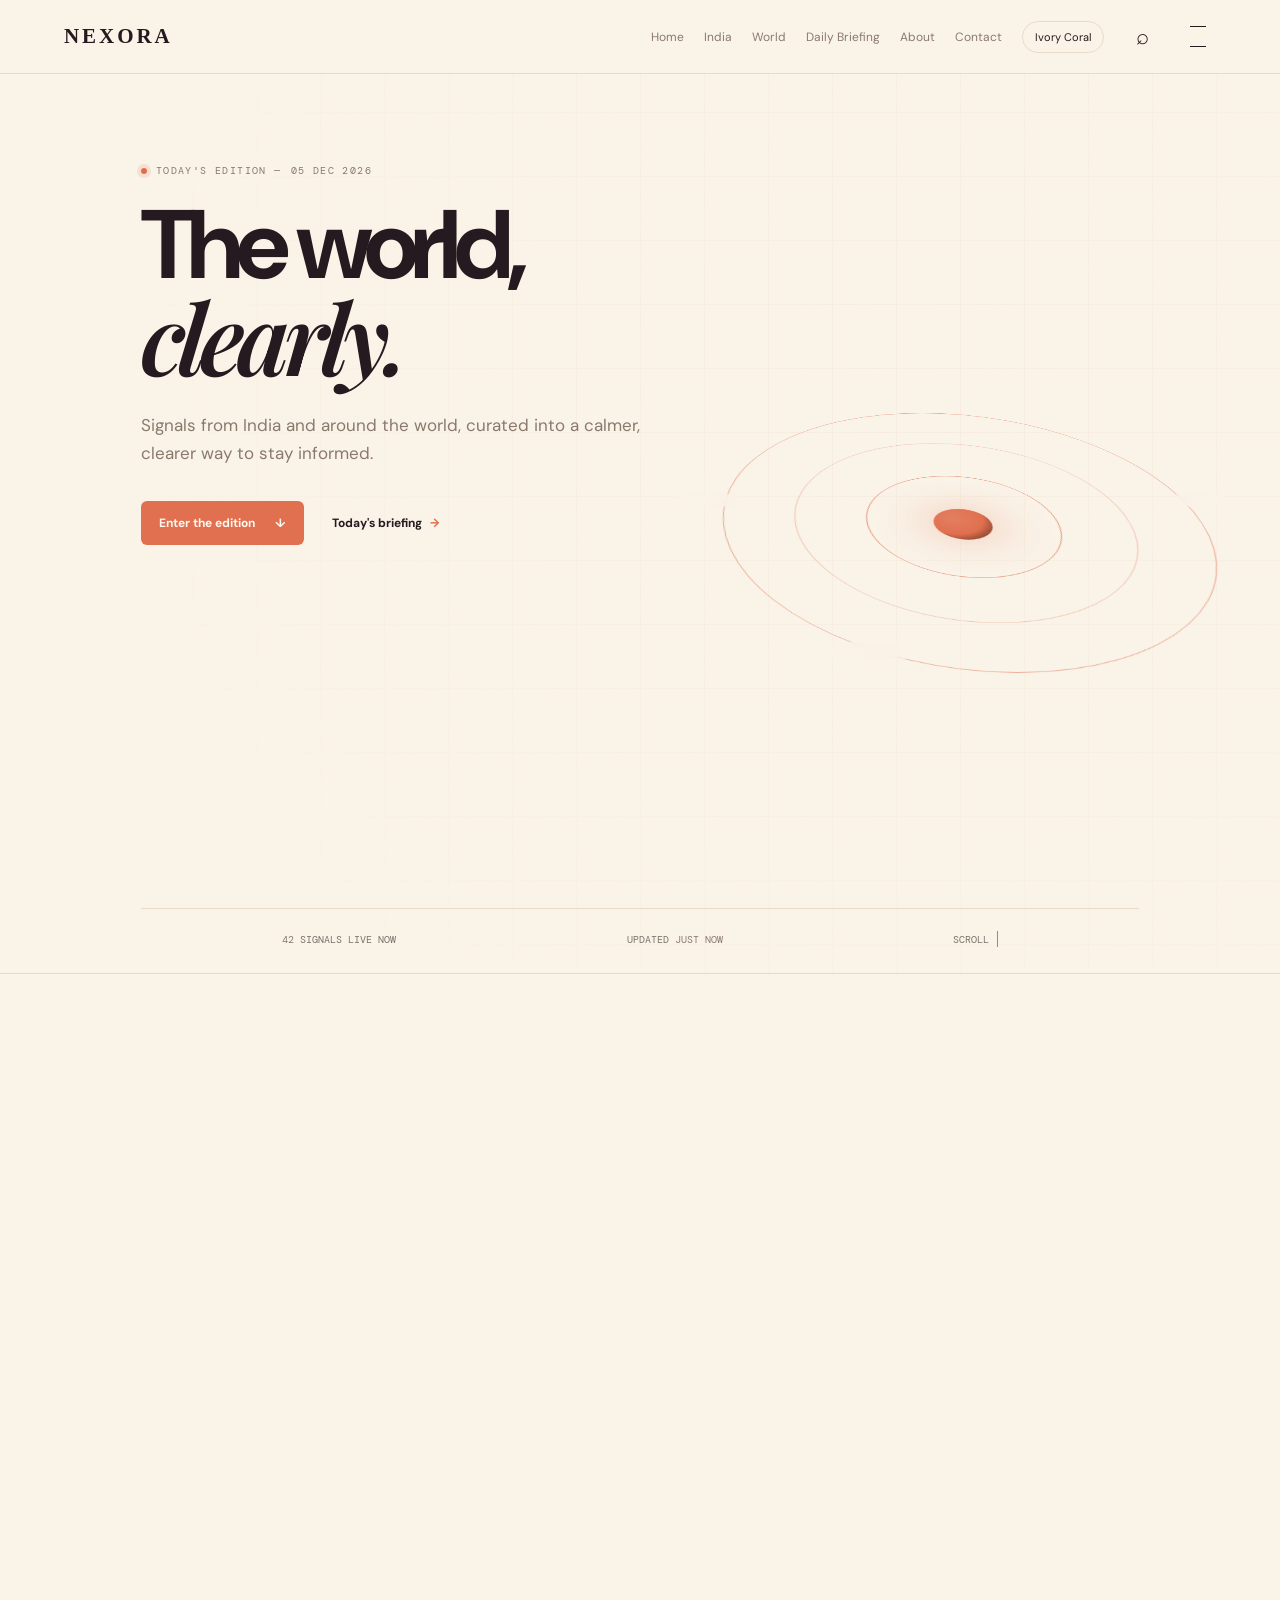
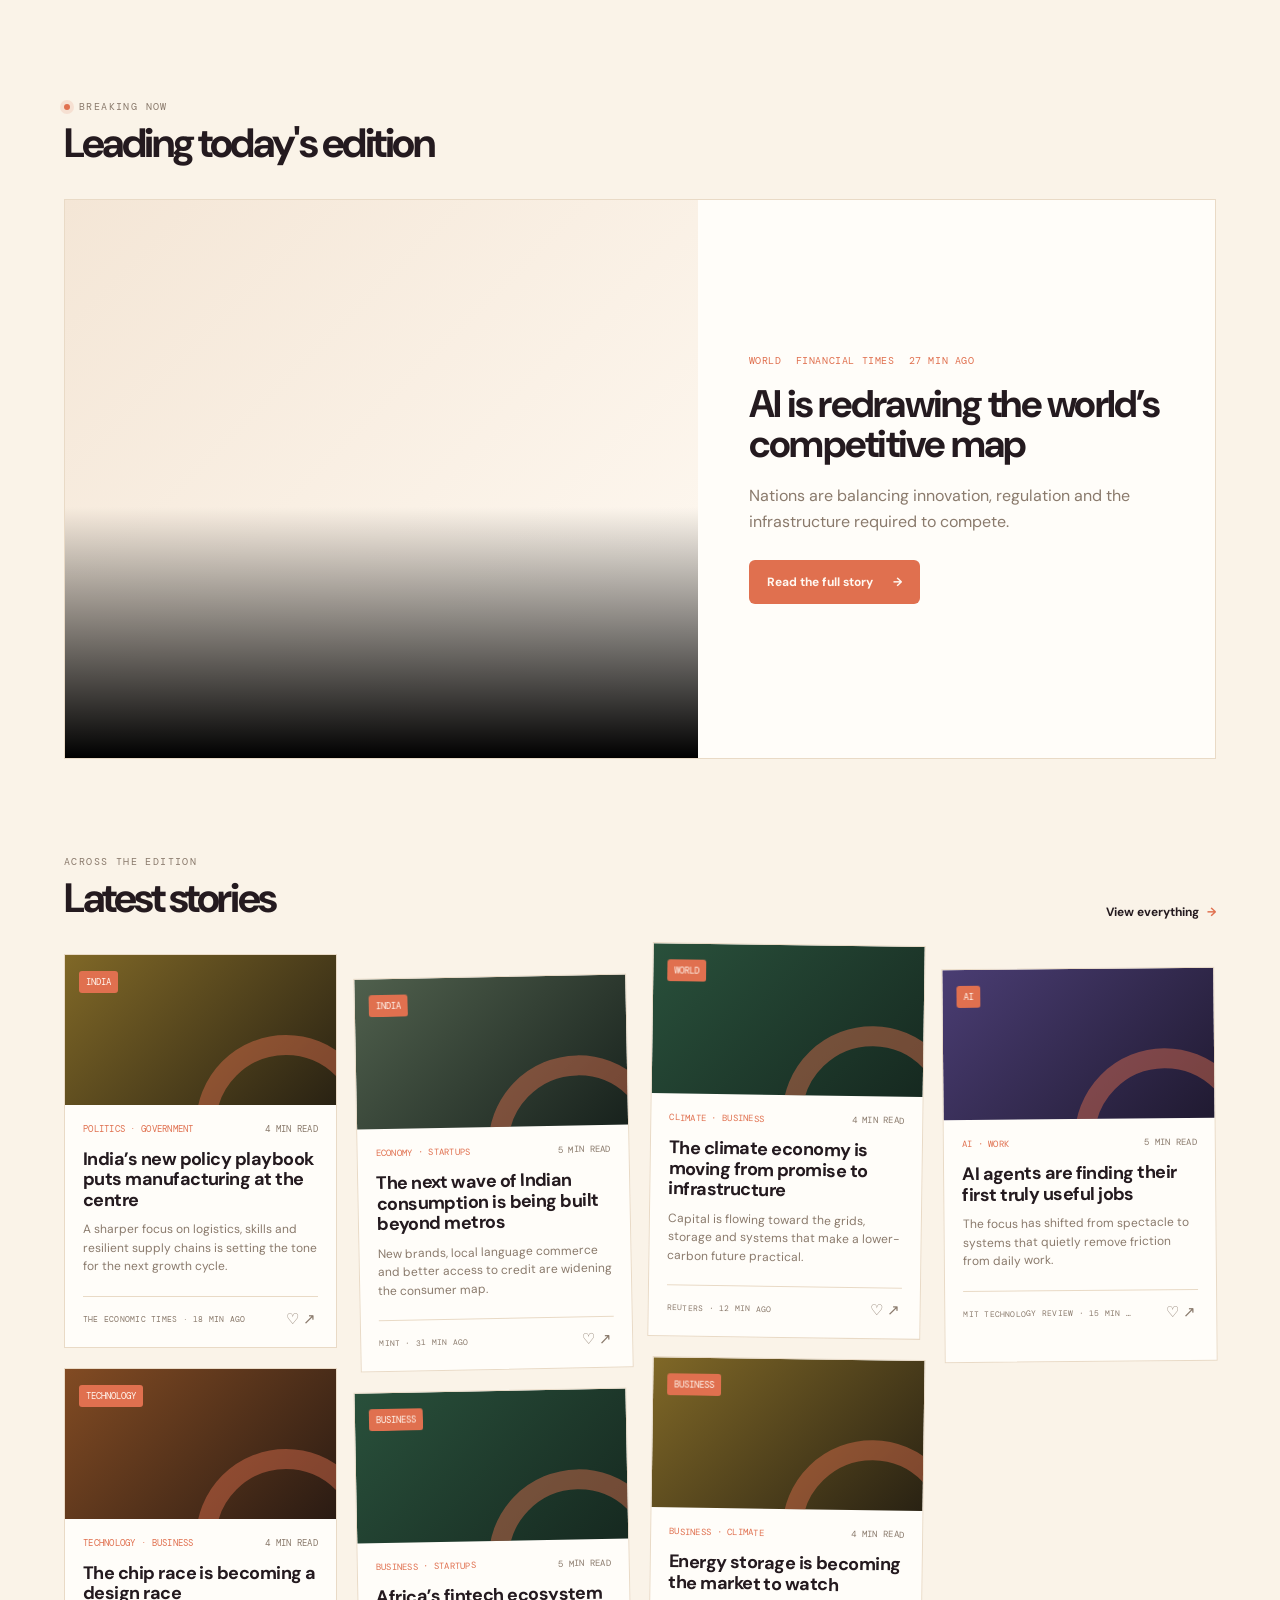
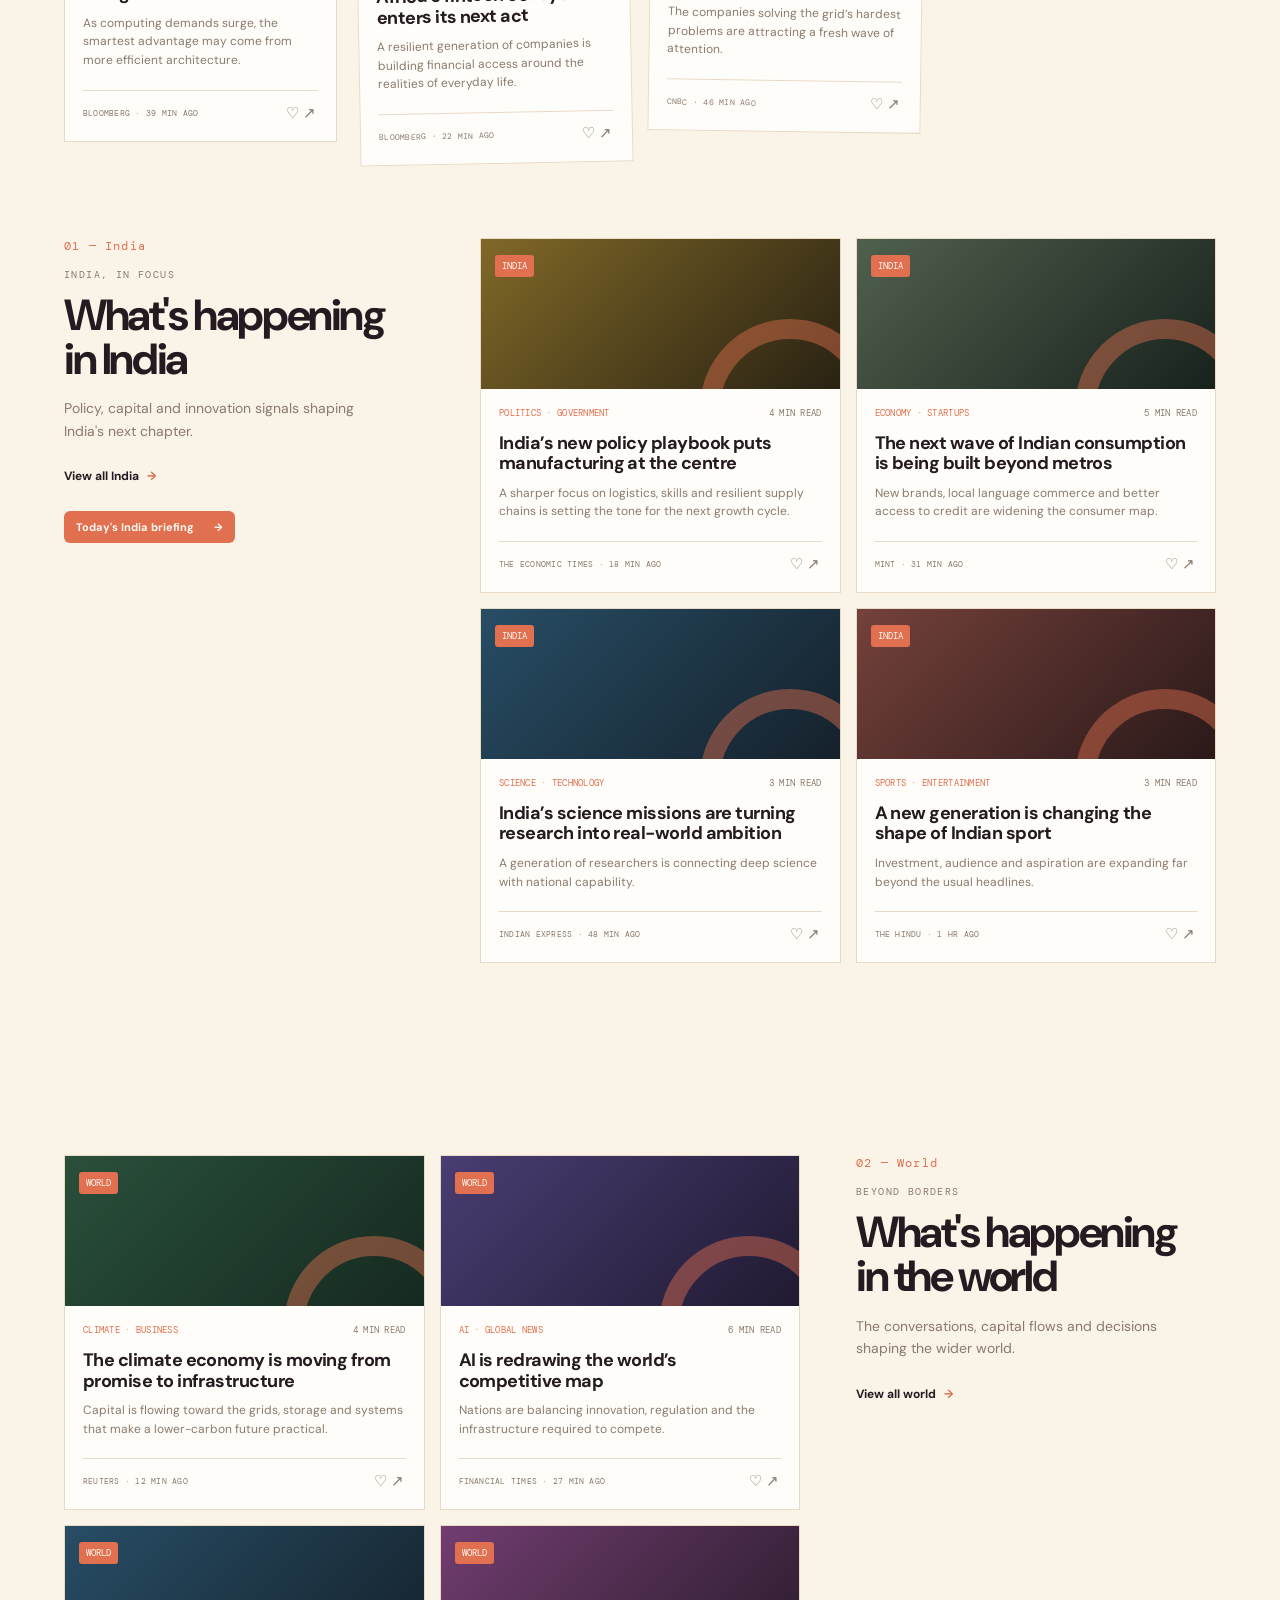
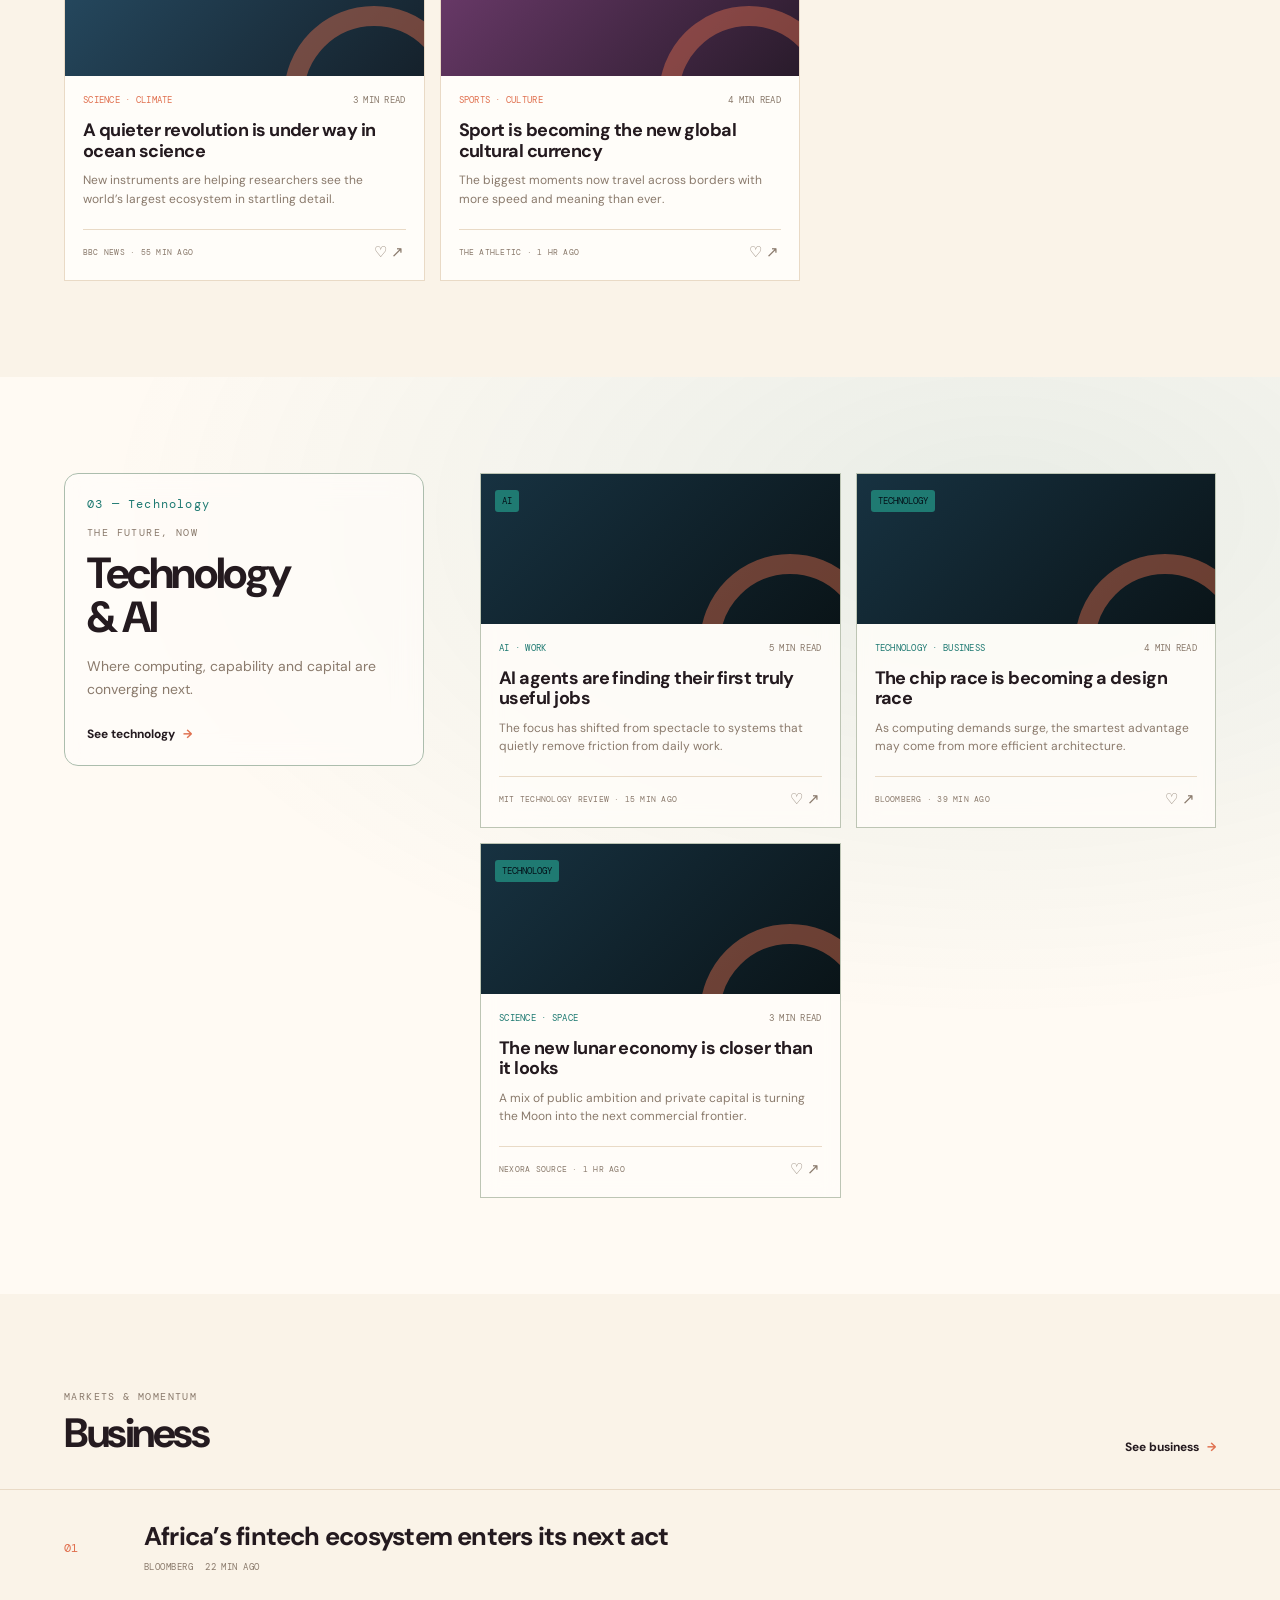
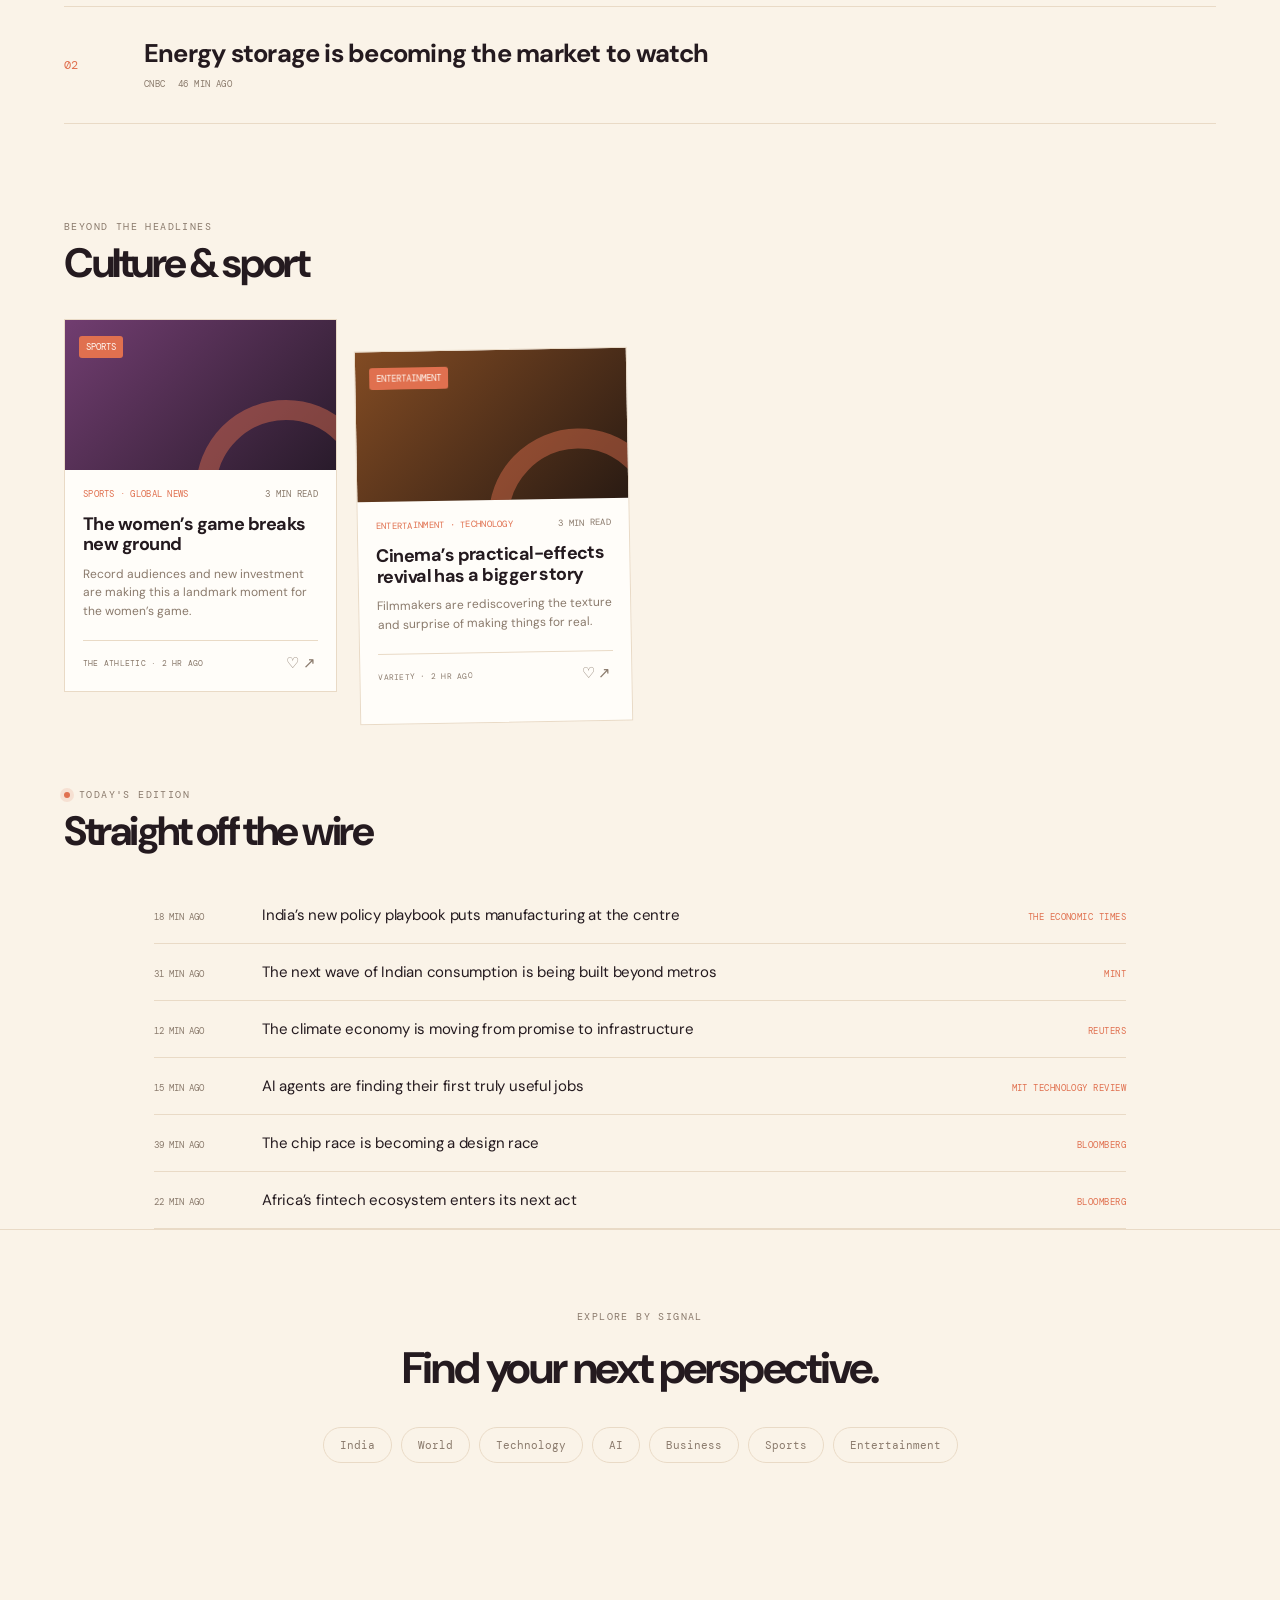
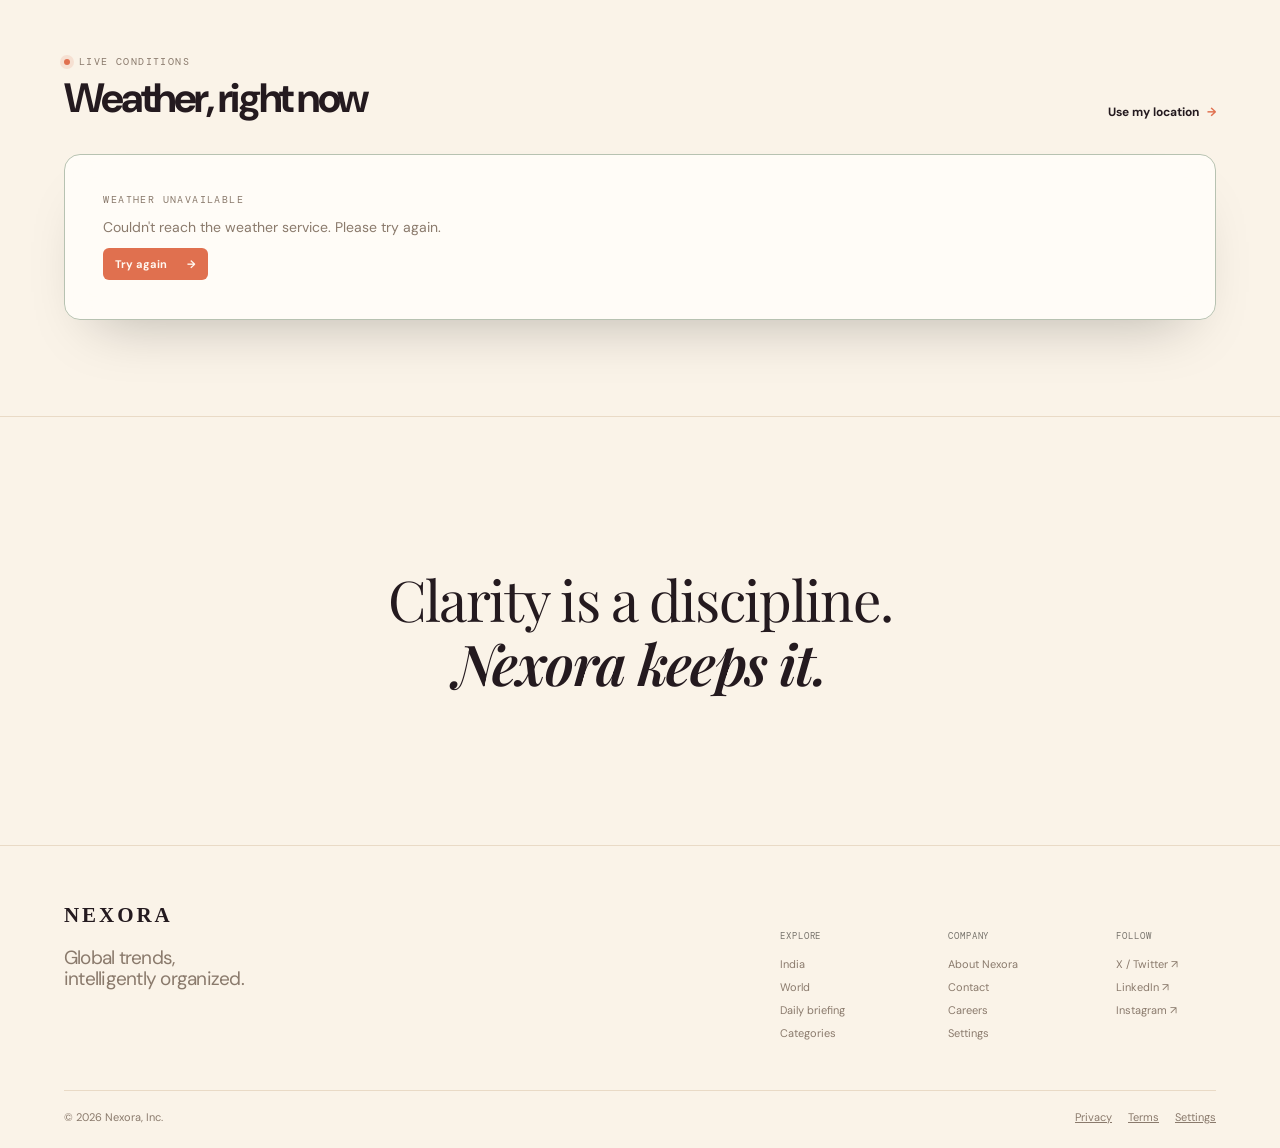
<file: index.html>
<!doctype html>
<html lang="en">
<head>
<meta charset="utf-8">
<meta name="google-site-verification" content="2ERfgWNwApmwoLBdaZ7znjPFm3T94KdJV72pWEegK1o" />
<script>try{var s=JSON.parse(localStorage.getItem('nexoraSettings')||'{}');var t=s.theme;if(t==='light')t='ivory-coral';if(t==='dark')t='obsidian';if(!t)t='ivory-coral';document.documentElement.setAttribute('data-theme',t);}catch(e){}</script>
<meta name="viewport" content="width=device-width,initial-scale=1">
<title>Nexora — The world, clearly</title>
<meta name="description" content="Nexora is a cinematic, live global-news edition — India, world, technology and business signals curated in real time.">
<link rel="preconnect" href="https://fonts.googleapis.com"><link rel="preconnect" href="https://fonts.gstatic.com" crossorigin>
<link href="https://fonts.googleapis.com/css2?family=DM+Mono:wght@400;500&family=DM+Sans:opsz,wght@9..40,400;9..40,500;9..40,600;9..40,700&family=Playfair+Display:ital,wght@0,600;0,700;1,600&display=swap" rel="stylesheet">
<link rel="stylesheet" href="css/styles.css">
<link rel="stylesheet" href="css/classic.css">
<link rel="stylesheet" href="css/weather.css">
</head>
<body>
<div class="loader"><span>N</span></div>

<header class="topbar classic-bar">
  <a class="brand text-logo" href="index.html" aria-label="Nexora home">NEXORA</a>
  <nav class="classic-nav" aria-label="Main navigation">
    <a href="index.html">Home</a>
    <a href="#india">India</a>
    <a href="#world">World</a>
    <a href="briefing.html">Daily Briefing</a>
    <a href="about.html">About</a>
    <a href="contact.html">Contact</a>
    <button class="theme-toggle" aria-pressed="false">Light mode</button>
    <button class="icon-button search-trigger" aria-label="Search">⌕</button>
    <button class="icon-button menu-toggle" aria-label="Open menu"><span></span><span></span></button>
  </nav>
</header>

<aside class="menu-drawer" aria-hidden="true">
  <div class="drawer-head">
    <a class="brand text-logo" href="index.html">NEXORA</a>
    <button class="icon-button menu-close" aria-label="Close menu">×</button>
  </div>
  <nav>
    <a href="index.html">Home</a>
    <a href="#india">India</a>
    <a href="#world">World</a>
    <a href="briefing.html">Daily Briefing</a>
    <a href="category.html">Categories</a>
    <a href="about.html">About Nexora</a>
    <a href="contact.html">Contact</a>
    <a href="settings.html">Settings</a>
    <a href="coming-soon.html?feature=Careers">Careers</a>
  </nav>
  <div class="theme-swatches" style="margin-top:24px">
    <button class="theme-swatch" data-theme="ivory-coral"><i></i>Ivory Coral</button>
    <button class="theme-swatch" data-theme="ocean-teal"><i></i>Ocean Teal</button>
    <button class="theme-swatch" data-theme="lavender-sky"><i></i>Lavender Sky</button>
    <button class="theme-swatch" data-theme="sage-gold"><i></i>Sage Gold</button>
    <button class="theme-swatch" data-theme="obsidian"><i></i>Obsidian</button>
  </div>
  <p>Global trends,<br><em>intelligently organized.</em></p>
</aside>
<div class="drawer-shade"></div>

<main>

  <!-- ============ 1. HERO ============ -->
  <section class="scene hero-scene" data-scene="hero" data-scene-mode="pin">
    <div class="scene-pin hero-pin">
      <div class="hero-field" aria-hidden="true">
        <div class="hero-grid"></div>
        <div class="signal-lens">
          <span class="ring ring-1"></span>
          <span class="ring ring-2"></span>
          <span class="ring ring-3"></span>
          <span class="node node-india">India</span>
          <span class="node node-world">World</span>
          <span class="node node-tech">Technology</span>
          <span class="node node-business">Business</span>
          <span class="lens-core"></span>
        </div>
      </div>
      <div class="hero-copy">
        <span class="eyebrow"><b></b>Today's edition — <time id="hero-date"></time></span>
        <h1>The world,<br><em>clearly.</em></h1>
        <p>Signals from India and around the world, curated into a calmer, clearer way to stay informed.</p>
        <div class="hero-actions">
          <a class="button" href="#latest">Enter the edition <span>↓</span></a>
          <a class="text-link" href="briefing.html">Today's briefing <span>→</span></a>
        </div>
      </div>
      <div class="hero-meta">
        <span><strong id="live-count">42</strong> signals live now</span>
        <span>Updated <strong id="updated-at">just now</strong></span>
        <span class="scroll-cue">Scroll<i></i></span>
      </div>
    </div>
  </section>

  <!-- ============ 2. BREAKING / FEATURED ============ -->
  <section class="scene" data-scene="featured" data-scene-mode="reveal" id="latest">
    <div class="section-head">
      <div><span class="eyebrow"><b></b>Breaking now</span><h2>Leading today's edition</h2></div>
    </div>
    <div class="featured-panel">
      <div data-section="Featured"></div>
    </div>
  </section>

  <!-- ============ 3. LATEST STORIES ============ -->
  <section class="scene" data-scene="latest-stories" data-scene-mode="reveal">
    <div class="section-head">
      <div><span class="eyebrow">Across the edition</span><h2>Latest stories</h2></div>
      <a class="text-link" href="category.html">View everything <span>→</span></a>
    </div>
    <div class="story-stack" data-section="Latest"></div>
  </section>

  <!-- ============ 4. INDIA ============ -->
  <section class="scene split-scene" data-scene="india" data-scene-mode="reveal" id="india">
    <div class="split-title">
      <span class="index-mark">01 — India</span>
      <span class="eyebrow">India, in focus</span>
      <h2>What's happening<br>in India</h2>
      <p>Policy, capital and innovation signals shaping India's next chapter.</p>
      <a class="text-link" href="category.html?category=India">View all India <span>→</span></a>
      <div style="margin-top:26px"><a class="button compact" href="briefing.html">Today's India briefing <span>→</span></a></div>
    </div>
    <div class="story-grid" data-section="India"></div>
  </section>

  <!-- ============ 5. WORLD ============ -->
  <section class="scene split-scene reverse" data-scene="world" data-scene-mode="reveal" id="world">
    <div class="split-title">
      <span class="index-mark">02 — World</span>
      <span class="eyebrow">Beyond borders</span>
      <h2>What's happening<br>in the world</h2>
      <p>The conversations, capital flows and decisions shaping the wider world.</p>
      <a class="text-link" href="category.html?category=World">View all world <span>→</span></a>
    </div>
    <div class="story-grid" data-section="World"></div>
  </section>

  <!-- ============ 6. TECHNOLOGY ============ -->
  <section class="scene split-scene tech-scene" data-scene="technology" data-scene-mode="reveal" id="technology">
    <div class="split-title">
      <span class="index-mark">03 — Technology</span>
      <span class="eyebrow">The future, now</span>
      <h2>Technology<br>&amp; AI</h2>
      <p>Where computing, capability and capital are converging next.</p>
      <a class="text-link" href="category.html?category=Technology">See technology <span>→</span></a>
    </div>
    <div class="story-grid" data-section="Technology"></div>
  </section>

  <!-- ============ 7. BUSINESS ============ -->
  <section class="scene" data-scene="business" data-scene-mode="reveal">
    <div class="section-head">
      <div><span class="eyebrow">Markets &amp; momentum</span><h2>Business</h2></div>
      <a class="text-link" href="category.html?category=Business">See business <span>→</span></a>
    </div>
    <div class="ledger" data-section="Business"></div>
  </section>

  <!-- ============ 8. CULTURE & SPORT ============ -->
  <section class="scene" data-scene="culture" data-scene-mode="reveal">
    <div class="section-head">
      <div><span class="eyebrow">Beyond the headlines</span><h2>Culture &amp; sport</h2></div>
    </div>
    <div class="culture-grid" data-section="Culture"></div>
  </section>

  <!-- ============ 9. RSS LIVE FEED ============ -->
  <section class="scene" data-scene="live-feed" data-scene-mode="reveal">
    <div class="section-head">
      <div><span class="eyebrow live-pulse"><b></b><span id="live-feed-label">Today's edition</span></span><h2>Straight off the wire</h2></div>
    </div>
    <div class="feed-list" data-section="LiveFeed"></div>
  </section>

  <!-- ============ explore-by-signal strip ============ -->
  <section class="scene categories" data-scene="explore" data-scene-mode="reveal" id="categories">
    <span class="eyebrow">Explore by signal</span>
    <h2>Find your next perspective.</h2>
    <div class="category-pills">
      <a href="category.html?category=India">India</a>
      <a href="category.html?category=World">World</a>
      <a href="category.html?category=Technology">Technology</a>
      <a href="category.html?category=AI">AI</a>
      <a href="category.html?category=Business">Business</a>
      <a href="category.html?category=Sports">Sports</a>
      <a href="category.html?category=Entertainment">Entertainment</a>
    </div>
  </section>

  <!-- ============ LIVE WEATHER (additive) ============ -->
  <section class="scene" data-scene="weather" data-scene-mode="reveal" id="weather">
    <div class="section-head">
      <div><span class="eyebrow"><b></b>Live conditions</span><h2>Weather, right now</h2></div>
      <div class="weather-location-control">
        <button class="text-link" id="weather-use-location" type="button">Use my location <span>→</span></button>
      </div>
    </div>
    <div class="weather-panel" id="weather-panel" data-reveal aria-live="polite"></div>
  </section>

  <!-- ============ 10. FINAL EDITORIAL ============ -->
  <section class="closing-scene" data-reveal>
    <p class="closing-line">Clarity is a discipline.<br><em>Nexora keeps it.</em></p>
  </section>

</main>

<footer>
  <div class="footer-brand">
    <a class="brand text-logo" href="index.html">NEXORA</a>
    <p>Global trends,<br>intelligently organized.</p>
  </div>
  <div class="footer-links">
    <div><span>Explore</span><a href="#india">India</a><a href="#world">World</a><a href="briefing.html">Daily briefing</a><a href="category.html">Categories</a></div>
    <div><span>Company</span><a href="about.html">About Nexora</a><a href="contact.html">Contact</a><a href="coming-soon.html?feature=Careers">Careers</a><a href="settings.html">Settings</a></div>
    <div><span>Follow</span><a href="https://x.com" target="_blank" rel="noreferrer">X / Twitter ↗</a><a href="https://linkedin.com" target="_blank" rel="noreferrer">LinkedIn ↗</a><a href="https://instagram.com" target="_blank" rel="noreferrer">Instagram ↗</a></div>
  </div>
  <div class="footer-bottom">
    <span>© 2026 Nexora, Inc.</span>
    <div><a href="coming-soon.html?feature=Privacy">Privacy</a><a href="coming-soon.html?feature=Terms">Terms</a><a href="settings.html">Settings</a></div>
  </div>
</footer>

<div class="search-overlay" hidden>
  <div class="search-dialog" role="dialog" aria-modal="true" aria-label="Search Nexora">
    <button class="icon-button close-search" aria-label="Close search">×</button>
    <span class="eyebrow">Search Nexora</span>
    <input id="trend-search" type="search" placeholder="Search headlines, topics or categories">
    <div class="search-results" id="search-results">Start typing to search Nexora.</div>
  </div>
</div>

<script src="js/data.js"></script>
<script src="js/app.js"></script>
<script src="js/scroll-engine.js"></script>
<script src="js/live-rss.js"></script>
<script src="js/weather.js"></script>
</body>
</html>
</file>
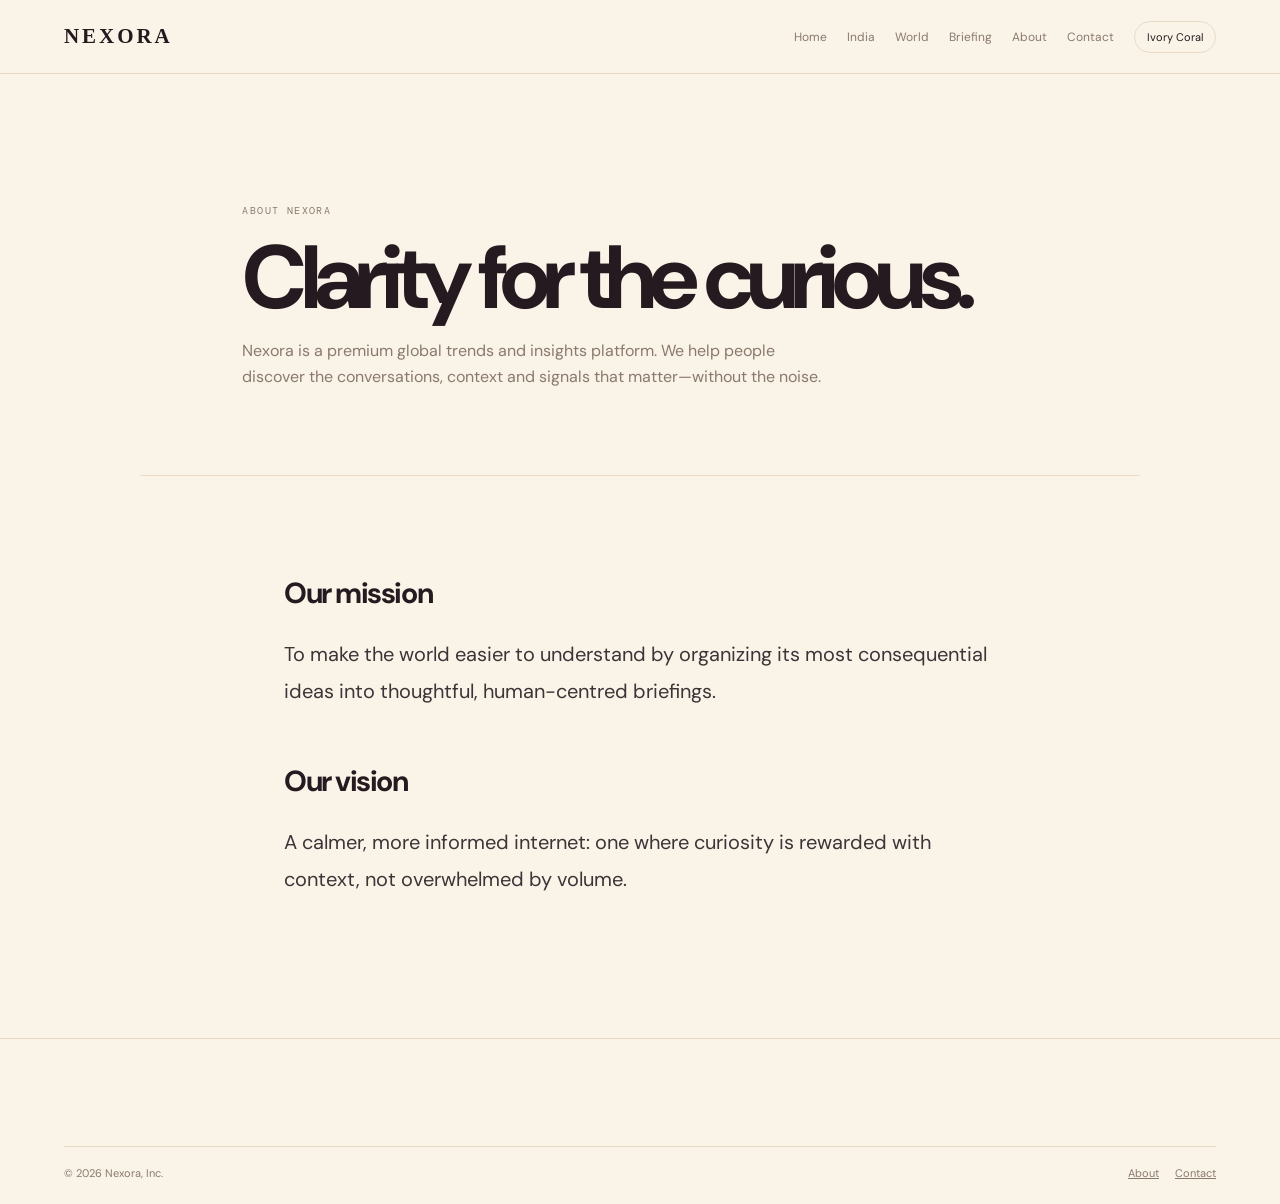
<file: about.html>
<!doctype html><html lang="en"><head><meta charset="utf-8"><script>try{var s=JSON.parse(localStorage.getItem('nexoraSettings')||'{}');var t=s.theme;if(t==='light')t='ivory-coral';if(t==='dark')t='obsidian';if(!t)t='ivory-coral';document.documentElement.setAttribute('data-theme',t);}catch(e){}</script><meta name="viewport" content="width=device-width,initial-scale=1"><title>About Nexora</title><link rel="preconnect" href="https://fonts.googleapis.com"><link rel="preconnect" href="https://fonts.gstatic.com" crossorigin><link href="https://fonts.googleapis.com/css2?family=DM+Mono:wght@400;500&family=DM+Sans:opsz,wght@9..40,400;9..40,500;9..40,600;9..40,700&family=Playfair+Display:ital,wght@0,600;0,700;1,600&display=swap" rel="stylesheet"><link rel="stylesheet" href="css/styles.css"><link rel="stylesheet" href="css/classic.css"></head><body><header class="topbar classic-bar"><a class="brand text-logo" href="index.html">NEXORA</a><nav class="classic-nav"><a href="index.html">Home</a><a href="index.html#india">India</a><a href="index.html#world">World</a><a href="briefing.html">Briefing</a><a href="about.html">About</a><a href="contact.html">Contact</a><button class="theme-toggle">Light mode</button></nav></header><main><section class="page-hero"><span class="eyebrow">About Nexora</span><h1>Clarity for the curious.</h1><p>Nexora is a premium global trends and insights platform. We help people discover the conversations, context and signals that matter—without the noise.</p></section><article class="article"><h2>Our mission</h2><p>To make the world easier to understand by organizing its most consequential ideas into thoughtful, human-centred briefings.</p><h2>Our vision</h2><p>A calmer, more informed internet: one where curiosity is rewarded with context, not overwhelmed by volume.</p></article></main><footer><div class="footer-bottom"><span>© 2026 Nexora, Inc.</span><div><a href="about.html">About</a><a href="contact.html">Contact</a></div></div></footer><script src="js/data.js"></script><script src="js/app.js"></script></body></html>
</file>
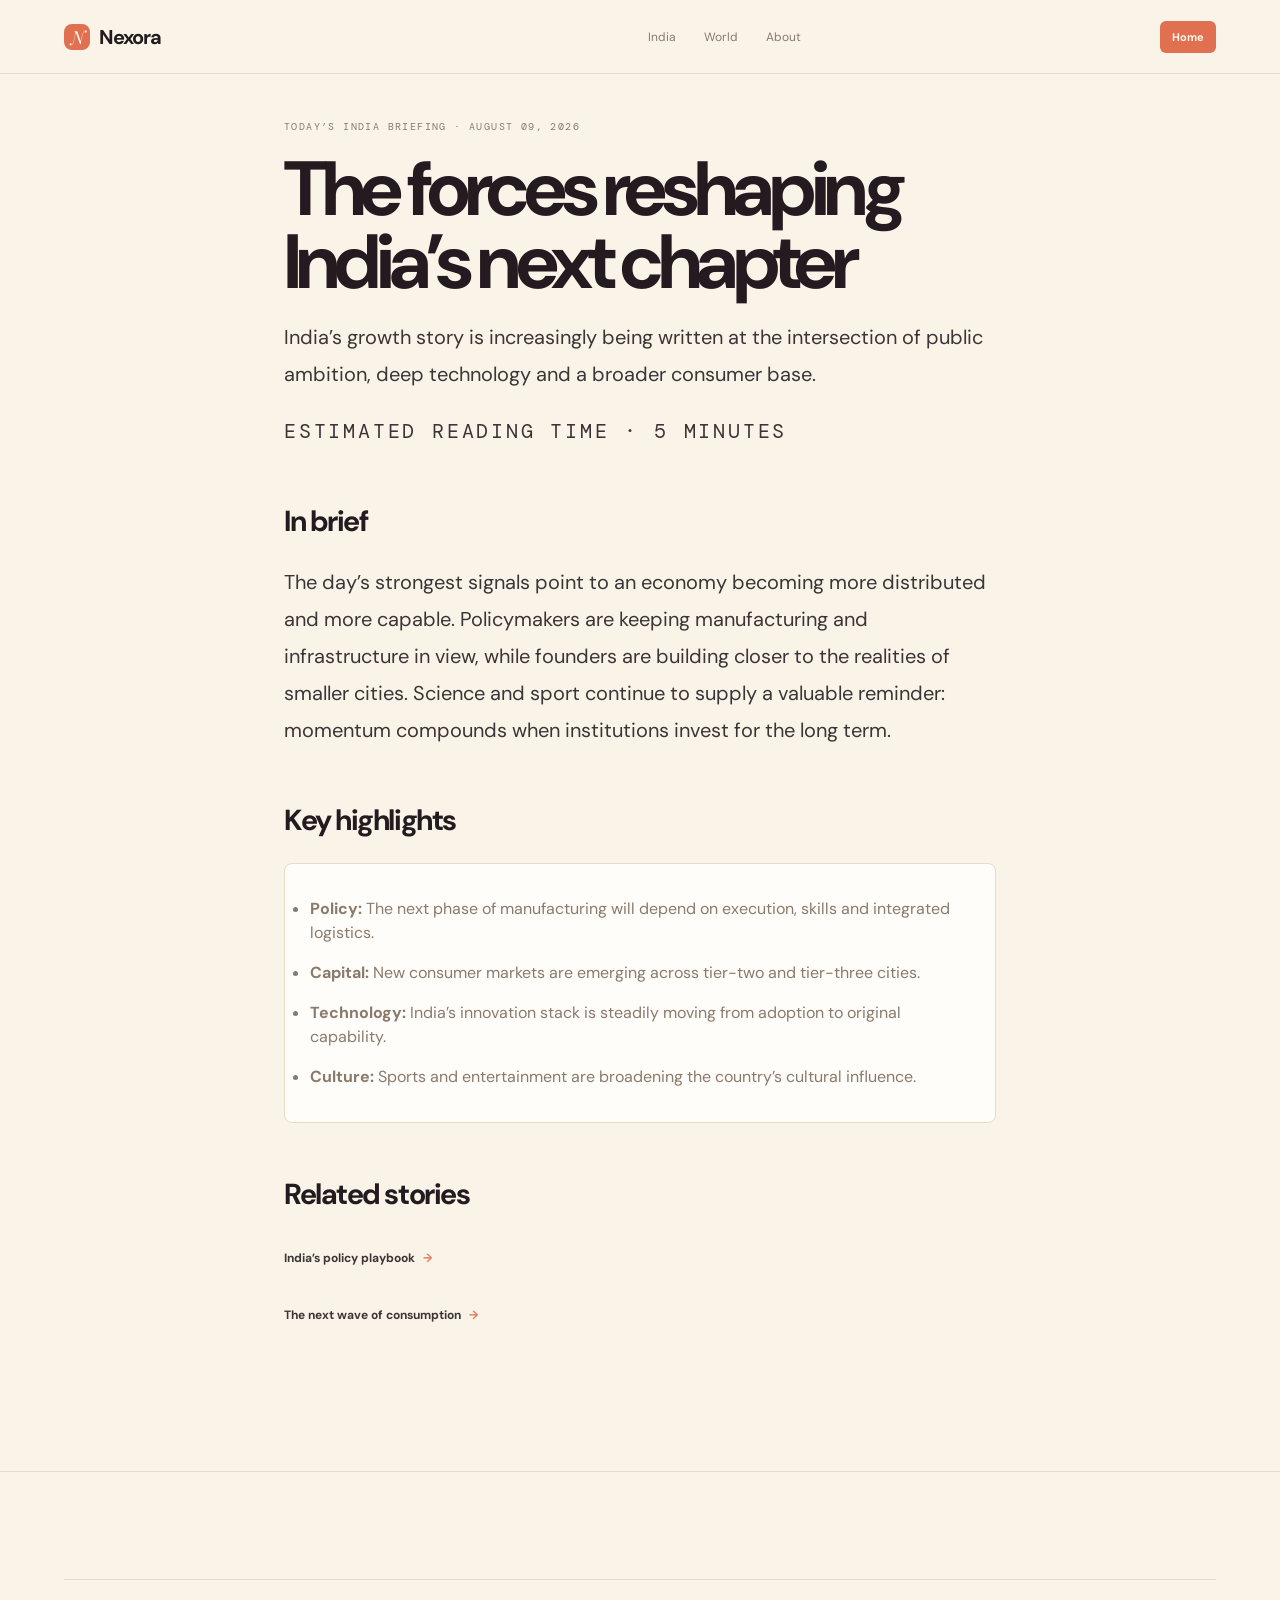
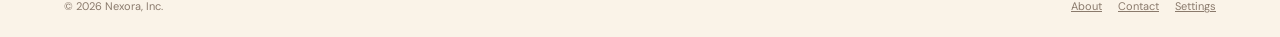
<file: briefing.html>
<!doctype html><html lang="en"><head><meta charset="utf-8"><script>try{var s=JSON.parse(localStorage.getItem('nexoraSettings')||'{}');var t=s.theme;if(t==='light')t='ivory-coral';if(t==='dark')t='obsidian';if(!t)t='ivory-coral';document.documentElement.setAttribute('data-theme',t);}catch(e){}</script><meta name="viewport" content="width=device-width,initial-scale=1"><title>Nexora — Today’s India Briefing</title><link rel="preconnect" href="https://fonts.googleapis.com"><link rel="preconnect" href="https://fonts.gstatic.com" crossorigin><link href="https://fonts.googleapis.com/css2?family=DM+Mono:wght@400;500&family=DM+Sans:opsz,wght@9..40,400;9..40,500;9..40,600;9..40,700&family=Playfair+Display:ital,wght@0,600;0,700;1,600&display=swap" rel="stylesheet"><link rel="stylesheet" href="css/styles.css"></head><body><header class="topbar"><a class="brand" href="index.html"><i>N</i>Nexora</a><nav class="desktop-nav"><a href="index.html#india">India</a><a href="index.html#world">World</a><a href="about.html">About</a></nav><div class="nav-actions"><a class="button compact" href="index.html">Home</a></div></header><main><article class="article"><span class="eyebrow">Today’s India briefing · August 09, 2026</span><h1 style="font-size:clamp(45px,6vw,78px);letter-spacing:-.07em;line-height:.95">The forces reshaping India’s next chapter</h1><p style="font-size:20px">India’s growth story is increasingly being written at the intersection of public ambition, deep technology and a broader consumer base.</p><p class="eyebrow">Estimated reading time · 5 minutes</p><h2>In brief</h2><p>The day’s strongest signals point to an economy becoming more distributed and more capable. Policymakers are keeping manufacturing and infrastructure in view, while founders are building closer to the realities of smaller cities. Science and sport continue to supply a valuable reminder: momentum compounds when institutions invest for the long term.</p><h2>Key highlights</h2><ul class="highlights"><li><b>Policy:</b> The next phase of manufacturing will depend on execution, skills and integrated logistics.</li><li><b>Capital:</b> New consumer markets are emerging across tier-two and tier-three cities.</li><li><b>Technology:</b> India’s innovation stack is steadily moving from adoption to original capability.</li><li><b>Culture:</b> Sports and entertainment are broadening the country’s cultural influence.</li></ul><h2>Related stories</h2><p><a class="text-link" href="story.html?id=india-policy">India’s policy playbook <span>→</span></a></p><p><a class="text-link" href="story.html?id=india-economy">The next wave of consumption <span>→</span></a></p></article></main><footer><div class="footer-bottom"><span>© 2026 Nexora, Inc.</span><div><a href="about.html">About</a><a href="contact.html">Contact</a><a href="settings.html">Settings</a></div></div></footer></body></html>
</file>
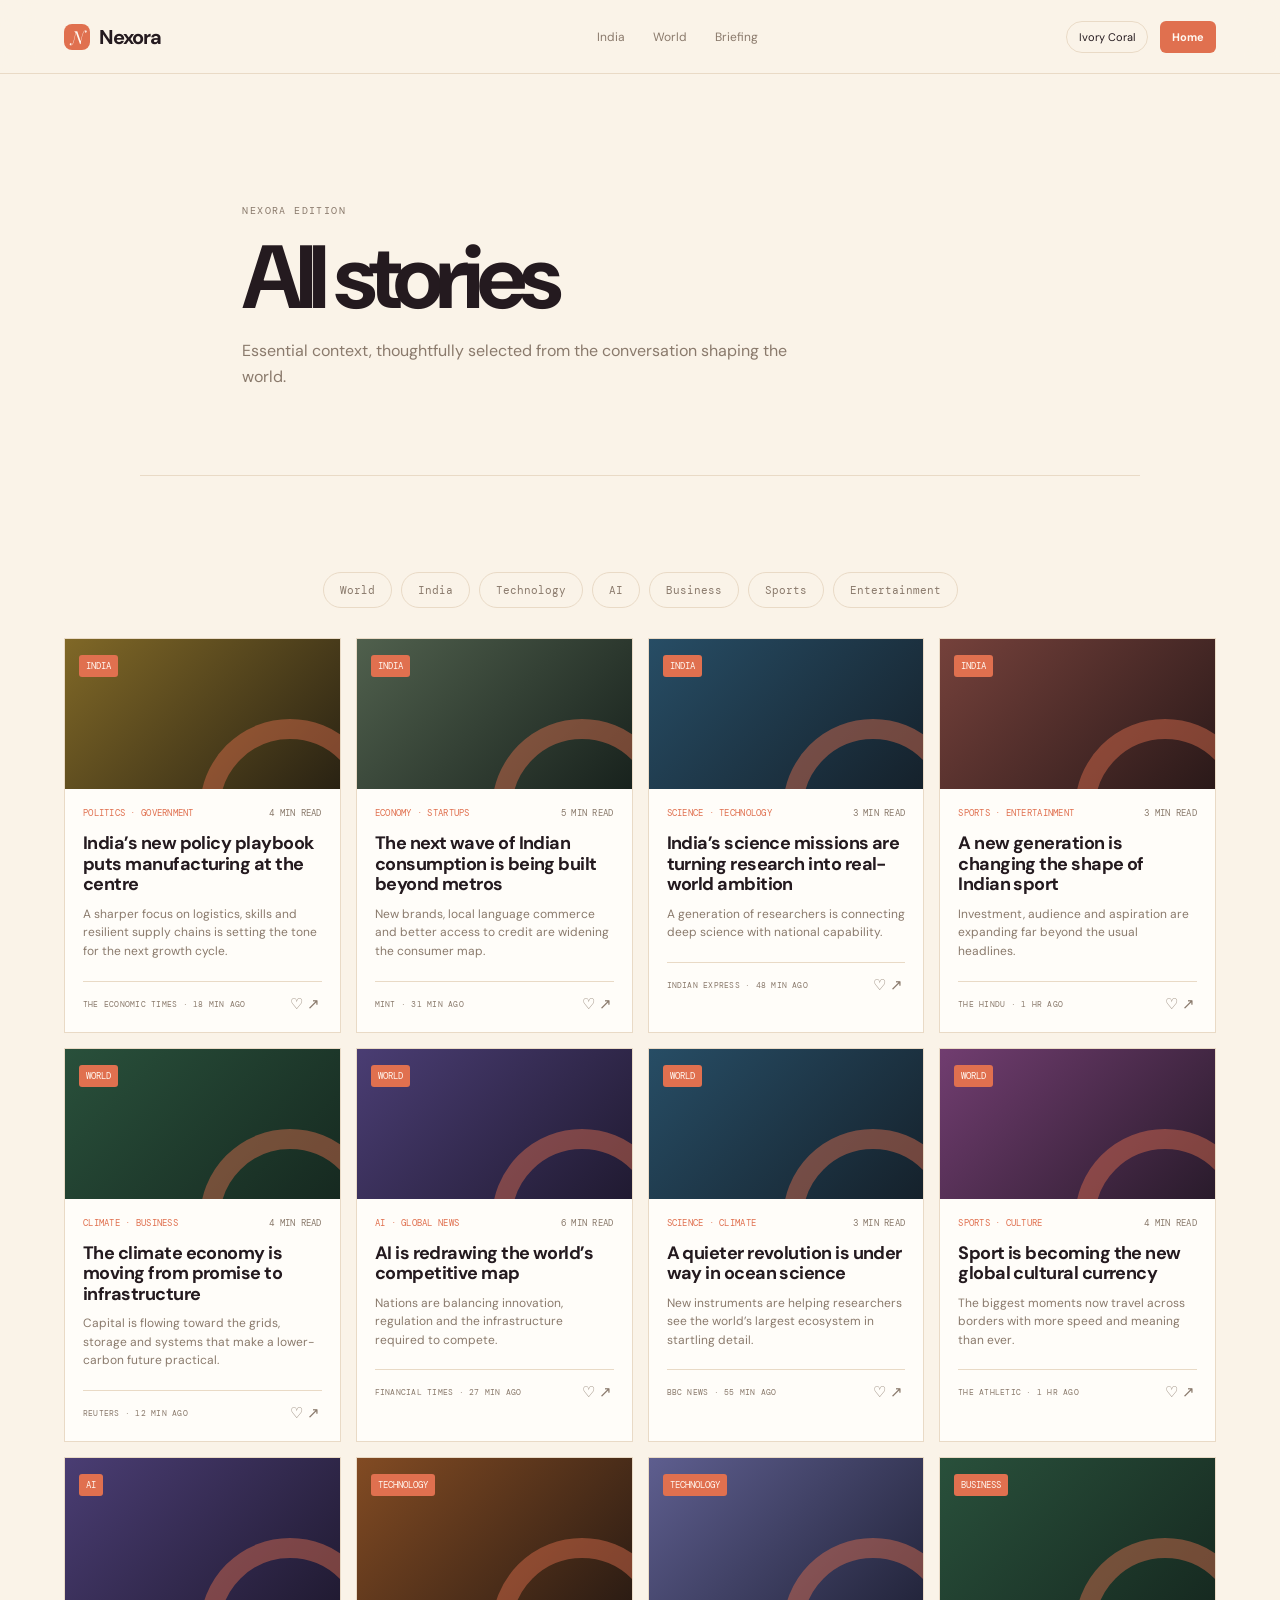
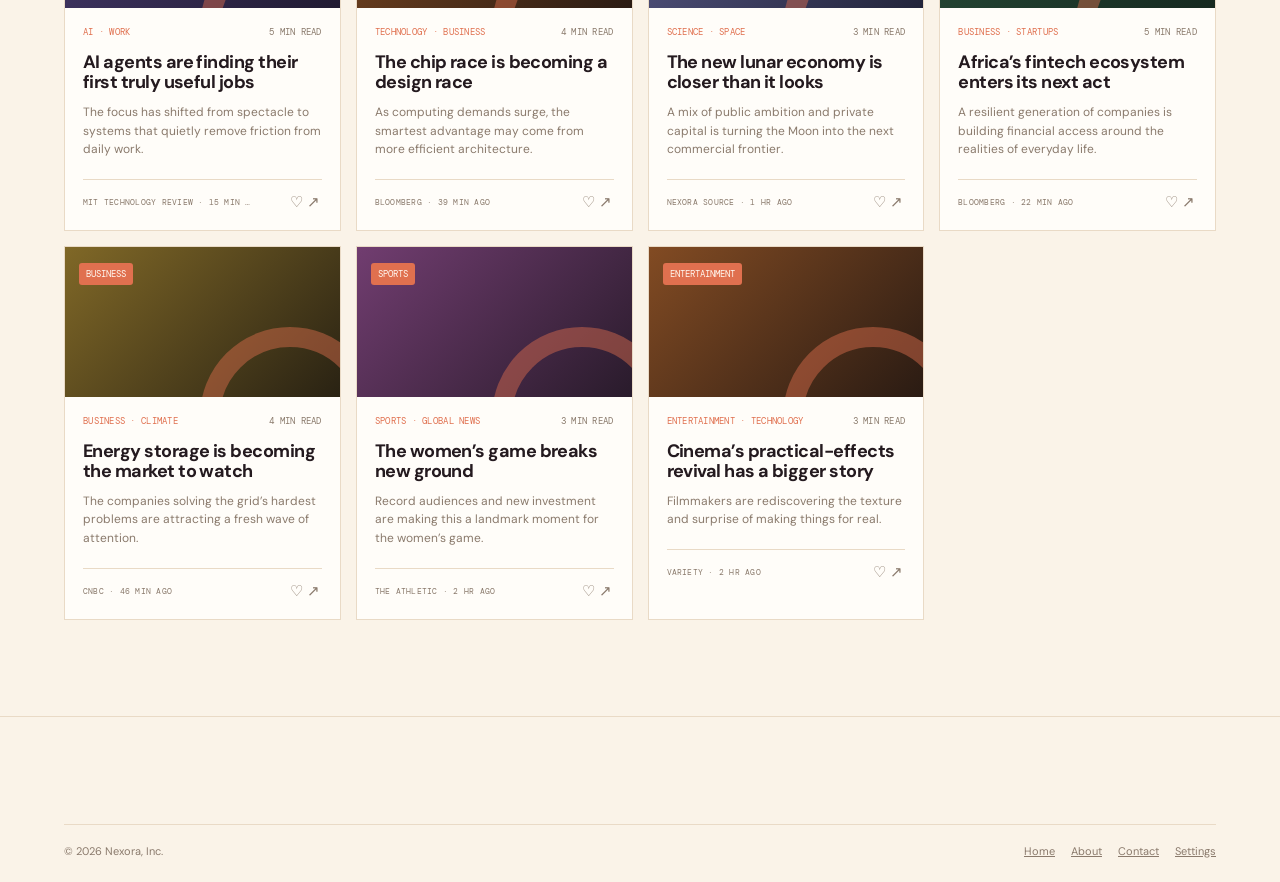
<file: category.html>
<!doctype html>
<html lang="en">
<head>
<meta charset="utf-8">
<script>try{var s=JSON.parse(localStorage.getItem('nexoraSettings')||'{}');var t=s.theme;if(t==='light')t='ivory-coral';if(t==='dark')t='obsidian';if(!t)t='ivory-coral';document.documentElement.setAttribute('data-theme',t);}catch(e){}</script>
<meta name="viewport" content="width=device-width,initial-scale=1">
<title>Nexora — Category</title>
<link rel="preconnect" href="https://fonts.googleapis.com"><link rel="preconnect" href="https://fonts.gstatic.com" crossorigin>
<link href="https://fonts.googleapis.com/css2?family=DM+Mono:wght@400;500&family=DM+Sans:opsz,wght@9..40,400;9..40,500;9..40,600;9..40,700&family=Playfair+Display:ital,wght@0,600;0,700;1,600&display=swap" rel="stylesheet">
<link rel="stylesheet" href="css/styles.css">
</head>
<body>
<header class="topbar">
  <a class="brand" href="index.html"><i>N</i>Nexora</a>
  <nav class="desktop-nav">
    <a href="index.html#india">India</a>
    <a href="index.html#world">World</a>
    <a href="briefing.html">Briefing</a>
  </nav>
  <div class="nav-actions">
    <button class="theme-toggle" aria-pressed="false">Light mode</button>
    <a class="button compact" href="index.html">Home</a>
  </div>
</header>
<main>
  <section class="page-hero">
    <span class="eyebrow">Nexora edition</span>
    <h1 id="category-name">Stories</h1>
    <p>Essential context, thoughtfully selected from the conversation shaping the world.</p>
  </section>
  <section class="section">
    <div class="category-pills">
      <a href="category.html?category=World">World</a>
      <a href="category.html?category=India">India</a>
      <a href="category.html?category=Technology">Technology</a>
      <a href="category.html?category=AI">AI</a>
      <a href="category.html?category=Business">Business</a>
      <a href="category.html?category=Sports">Sports</a>
      <a href="category.html?category=Entertainment">Entertainment</a>
    </div>
    <div class="story-grid" id="category-list" style="margin-top:30px"></div>
  </section>
</main>
<footer>
  <div class="footer-bottom">
    <span>© 2026 Nexora, Inc.</span>
    <div><a href="index.html">Home</a><a href="about.html">About</a><a href="contact.html">Contact</a><a href="settings.html">Settings</a></div>
  </div>
</footer>
<script src="js/data.js"></script>
<script src="js/app.js"></script>
<script src="js/pages.js"></script>
</body>
</html>
</file>
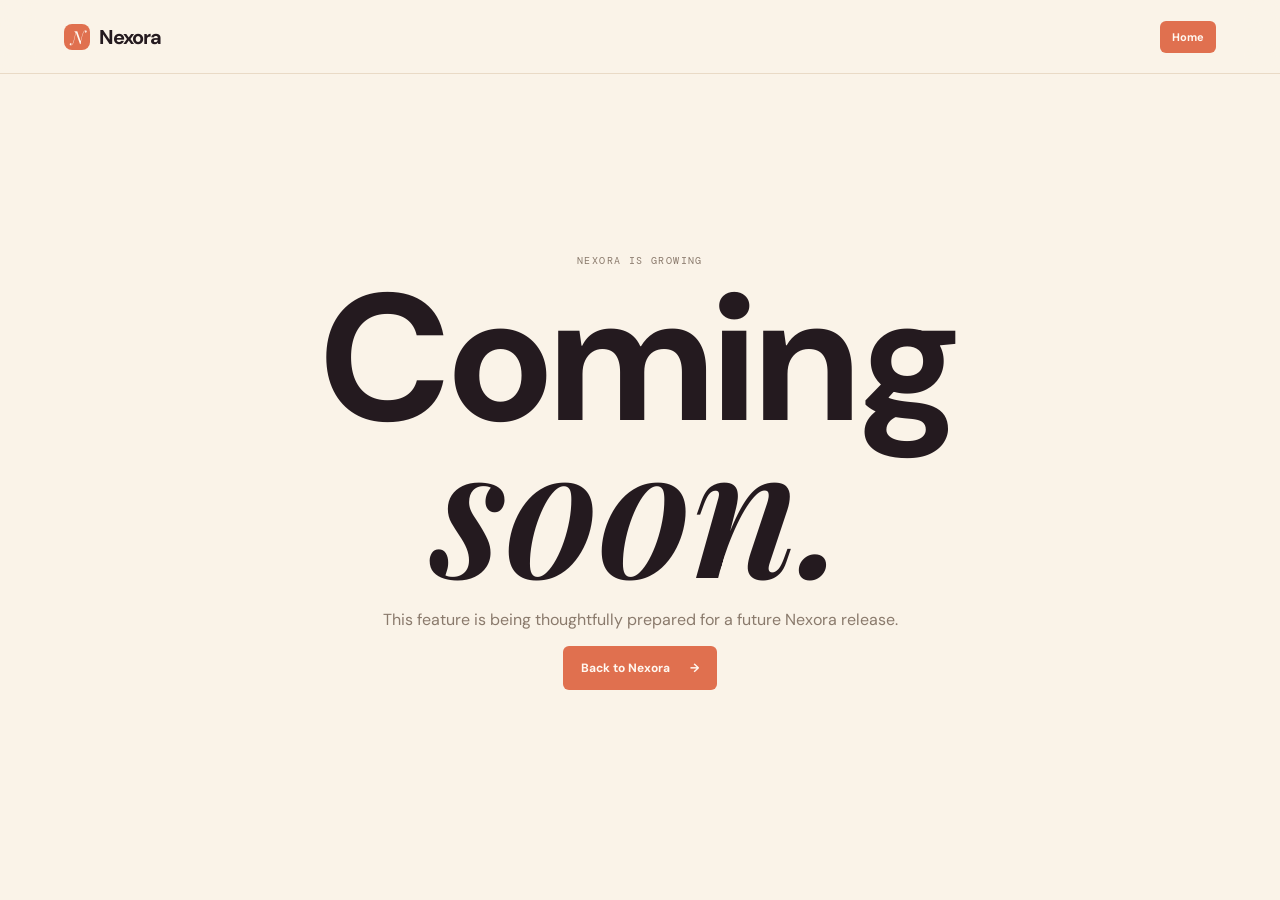
<file: coming-soon.html>
<!doctype html><html lang="en"><head><meta charset="utf-8"><script>try{var s=JSON.parse(localStorage.getItem('nexoraSettings')||'{}');var t=s.theme;if(t==='light')t='ivory-coral';if(t==='dark')t='obsidian';if(!t)t='ivory-coral';document.documentElement.setAttribute('data-theme',t);}catch(e){}</script><meta name="viewport" content="width=device-width,initial-scale=1"><title>Nexora — Coming Soon</title><link rel="preconnect" href="https://fonts.googleapis.com"><link rel="preconnect" href="https://fonts.gstatic.com" crossorigin><link href="https://fonts.googleapis.com/css2?family=DM+Mono:wght@400;500&family=DM+Sans:opsz,wght@9..40,400;9..40,500;9..40,600;9..40,700&family=Playfair+Display:ital,wght@0,600;0,700;1,600&display=swap" rel="stylesheet"><link rel="stylesheet" href="css/styles.css"></head><body><header class="topbar"><a class="brand" href="index.html"><i>N</i>Nexora</a><div class="nav-actions"><a class="button compact" href="index.html">Home</a></div></header><main class="not-found"><span class="eyebrow" style="justify-content:center">Nexora is growing</span><h1>Coming<br><em>soon.</em></h1><p style="color:var(--muted)">This feature is being thoughtfully prepared for a future Nexora release.</p><a class="button" href="index.html">Back to Nexora <span>→</span></a></main></body></html>
</file>
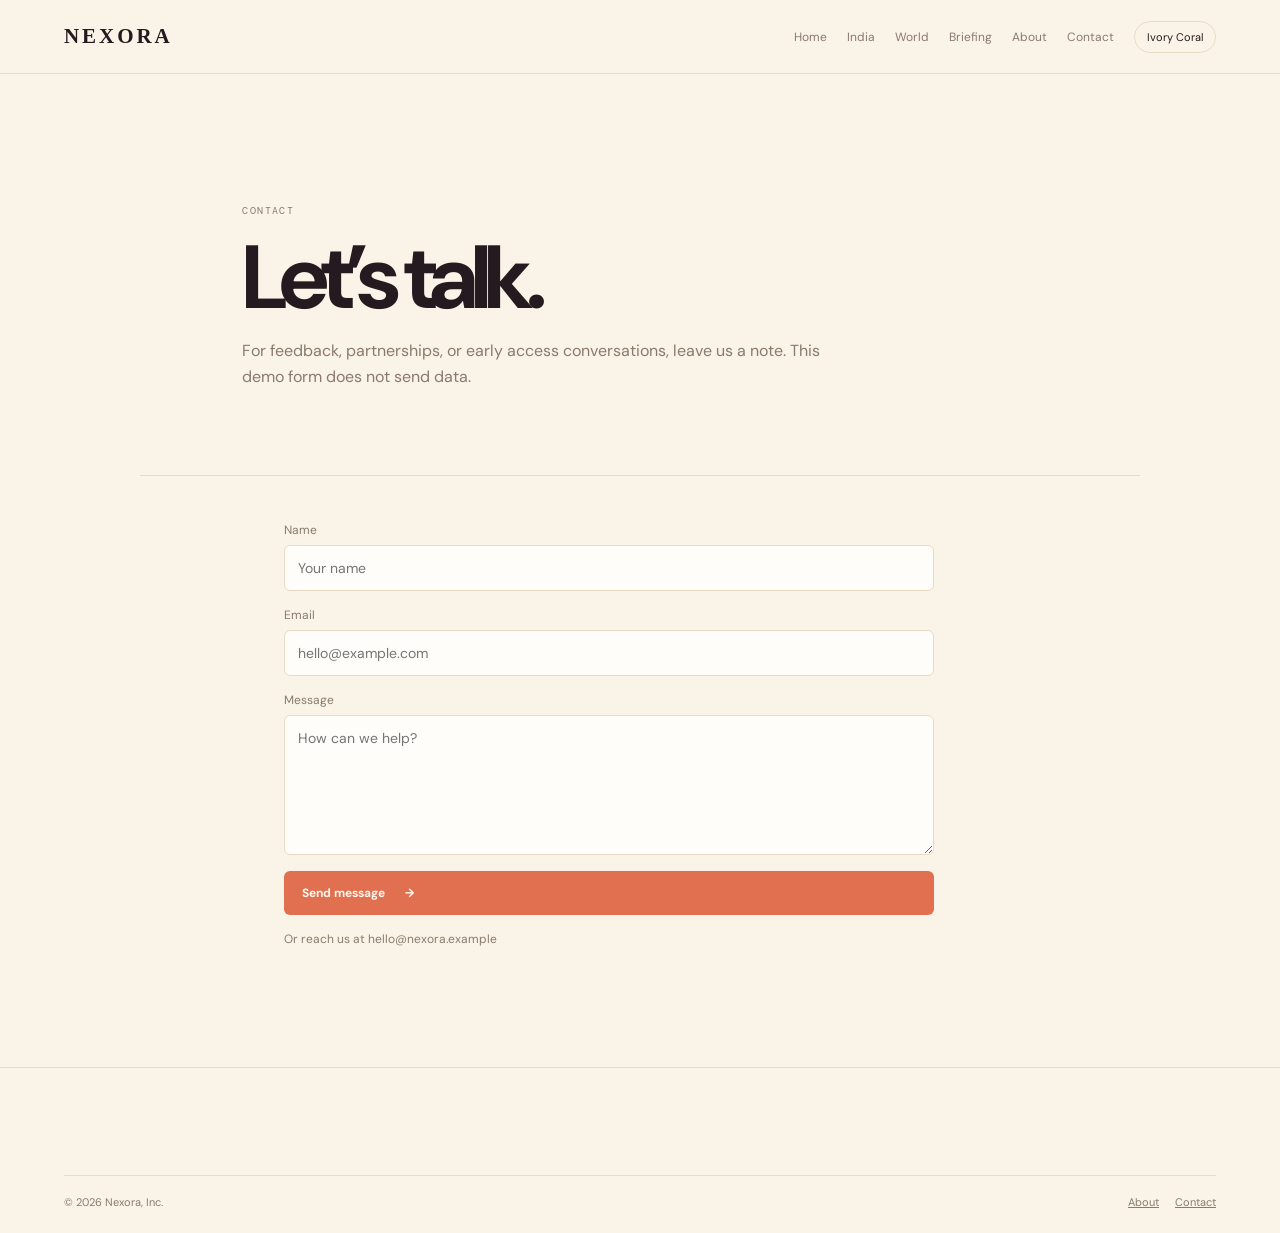
<file: contact.html>
<!doctype html><html lang="en"><head><meta charset="utf-8"><script>try{var s=JSON.parse(localStorage.getItem('nexoraSettings')||'{}');var t=s.theme;if(t==='light')t='ivory-coral';if(t==='dark')t='obsidian';if(!t)t='ivory-coral';document.documentElement.setAttribute('data-theme',t);}catch(e){}</script><meta name="viewport" content="width=device-width,initial-scale=1"><title>Contact Nexora</title><link rel="preconnect" href="https://fonts.googleapis.com"><link rel="preconnect" href="https://fonts.gstatic.com" crossorigin><link href="https://fonts.googleapis.com/css2?family=DM+Mono:wght@400;500&family=DM+Sans:opsz,wght@9..40,400;9..40,500;9..40,600;9..40,700&family=Playfair+Display:ital,wght@0,600;0,700;1,600&display=swap" rel="stylesheet"><link rel="stylesheet" href="css/styles.css"><link rel="stylesheet" href="css/classic.css"></head><body><header class="topbar classic-bar"><a class="brand text-logo" href="index.html">NEXORA</a><nav class="classic-nav"><a href="index.html">Home</a><a href="index.html#india">India</a><a href="index.html#world">World</a><a href="briefing.html">Briefing</a><a href="about.html">About</a><a href="contact.html">Contact</a><button class="theme-toggle">Light mode</button></nav></header><main><section class="page-hero"><span class="eyebrow">Contact</span><h1>Let’s talk.</h1><p>For feedback, partnerships, or early access conversations, leave us a note. This demo form does not send data.</p></section><section class="article"><form class="form" onsubmit="event.preventDefault();this.querySelector('.form-note').textContent='Thanks — contact submissions are coming soon.'"><label>Name<input placeholder="Your name"></label><label>Email<input type="email" placeholder="hello@example.com"></label><label>Message<textarea placeholder="How can we help?"></textarea></label><button class="button" type="submit">Send message <span>→</span></button><span class="form-note">Or reach us at hello@nexora.example</span></form></section></main><footer><div class="footer-bottom"><span>© 2026 Nexora, Inc.</span><div><a href="about.html">About</a><a href="contact.html">Contact</a></div></div></footer><script src="js/data.js"></script><script src="js/app.js"></script></body></html>
</file>
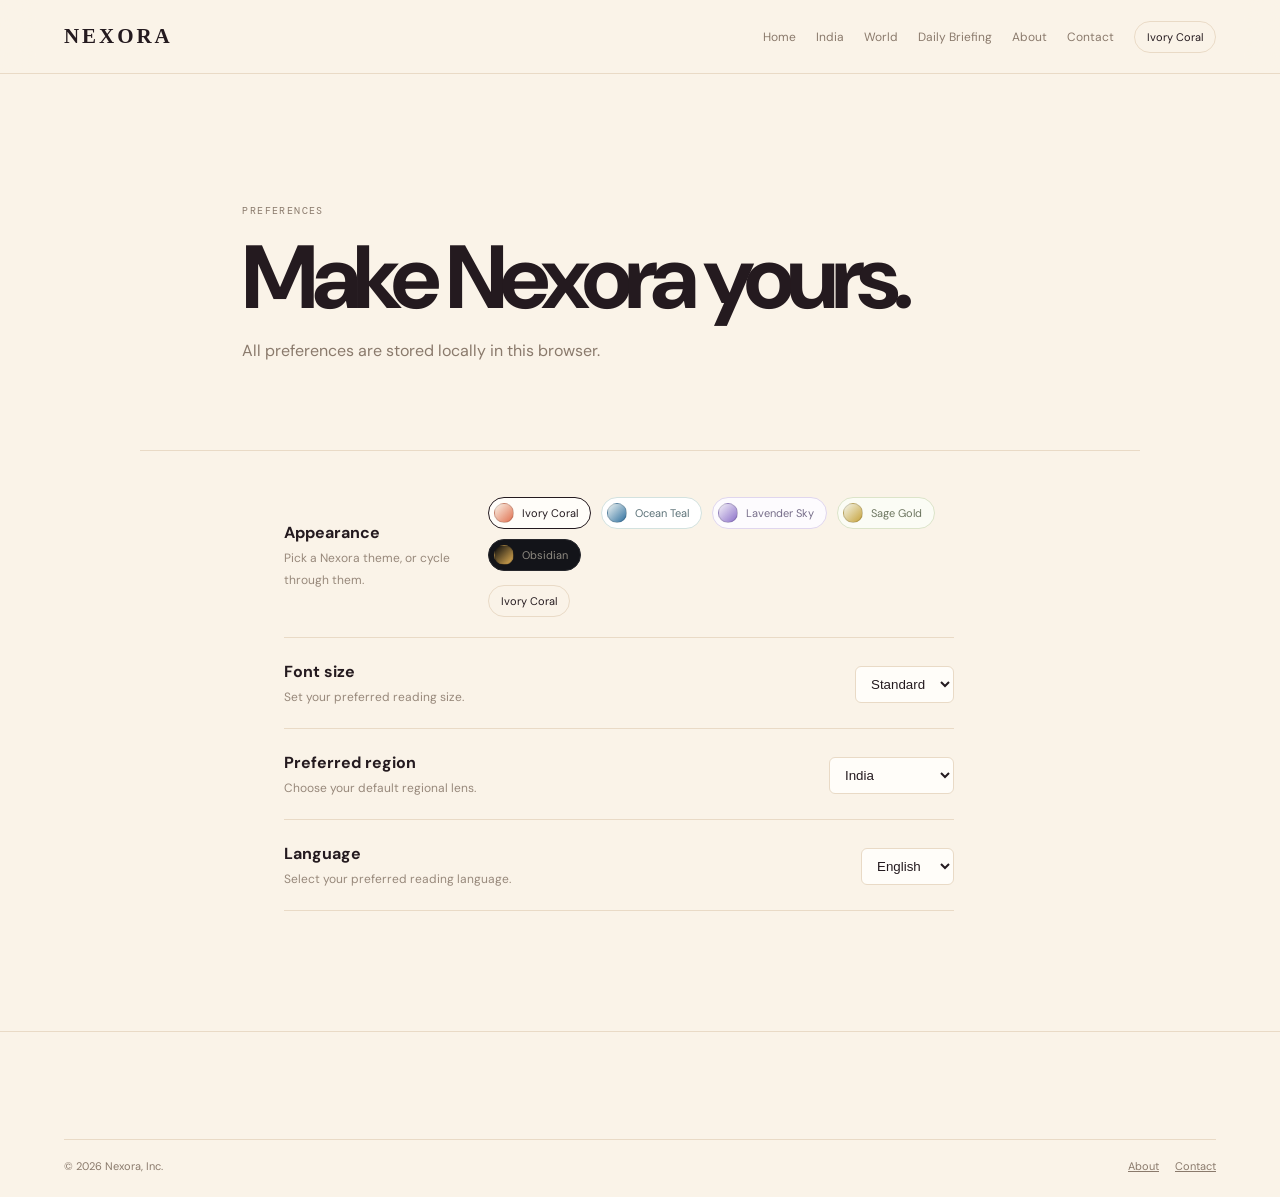
<file: settings.html>
<!doctype html><html lang="en"><head><meta charset="utf-8"><script>try{var s=JSON.parse(localStorage.getItem('nexoraSettings')||'{}');var t=s.theme;if(t==='light')t='ivory-coral';if(t==='dark')t='obsidian';if(!t)t='ivory-coral';document.documentElement.setAttribute('data-theme',t);}catch(e){}</script><meta name="viewport" content="width=device-width,initial-scale=1"><title>Nexora Settings</title><link rel="preconnect" href="https://fonts.googleapis.com"><link rel="preconnect" href="https://fonts.gstatic.com" crossorigin><link href="https://fonts.googleapis.com/css2?family=DM+Mono:wght@400;500&family=DM+Sans:opsz,wght@9..40,400;9..40,500;9..40,600;9..40,700&family=Playfair+Display:ital,wght@0,600;0,700;1,600&display=swap" rel="stylesheet"><link rel="stylesheet" href="css/styles.css"><link rel="stylesheet" href="css/classic.css"></head><body><header class="topbar classic-bar"><a class="brand text-logo" href="index.html">NEXORA</a><nav class="classic-nav"><a href="index.html">Home</a><a href="index.html#india">India</a><a href="index.html#world">World</a><a href="briefing.html">Daily Briefing</a><a href="about.html">About</a><a href="contact.html">Contact</a><button class="theme-toggle">Light mode</button></nav></header><main><section class="page-hero"><span class="eyebrow">Preferences</span><h1>Make Nexora yours.</h1><p>All preferences are stored locally in this browser.</p></section><section class="article"><div class="settings-list"><div class="setting"><div><b>Appearance</b><p>Pick a Nexora theme, or cycle through them.</p></div><div style="display:flex;align-items:center;gap:14px;flex-wrap:wrap"><div class="theme-swatches"><button class="theme-swatch" data-theme="ivory-coral"><i></i>Ivory Coral</button><button class="theme-swatch" data-theme="ocean-teal"><i></i>Ocean Teal</button><button class="theme-swatch" data-theme="lavender-sky"><i></i>Lavender Sky</button><button class="theme-swatch" data-theme="sage-gold"><i></i>Sage Gold</button><button class="theme-swatch" data-theme="obsidian"><i></i>Obsidian</button></div><button class="theme-toggle">Light mode</button></div></div><div class="setting"><div><b>Font size</b><p>Set your preferred reading size.</p></div><select data-font-size><option value="small">Small</option><option value="standard">Standard</option><option value="large">Large</option></select></div><div class="setting"><div><b>Preferred region</b><p>Choose your default regional lens.</p></div><select data-preference="region"><option>India</option><option>Global</option><option>United States</option><option>Europe</option></select></div><div class="setting"><div><b>Language</b><p>Select your preferred reading language.</p></div><select data-preference="language"><option>English</option><option>Hindi</option><option>Spanish</option><option>French</option></select></div></div></section></main><footer><div class="footer-bottom"><span>© 2026 Nexora, Inc.</span><div><a href="about.html">About</a><a href="contact.html">Contact</a></div></div></footer><script src="js/data.js"></script><script src="js/app.js"></script><script src="js/settings.js"></script></body></html>
</file>
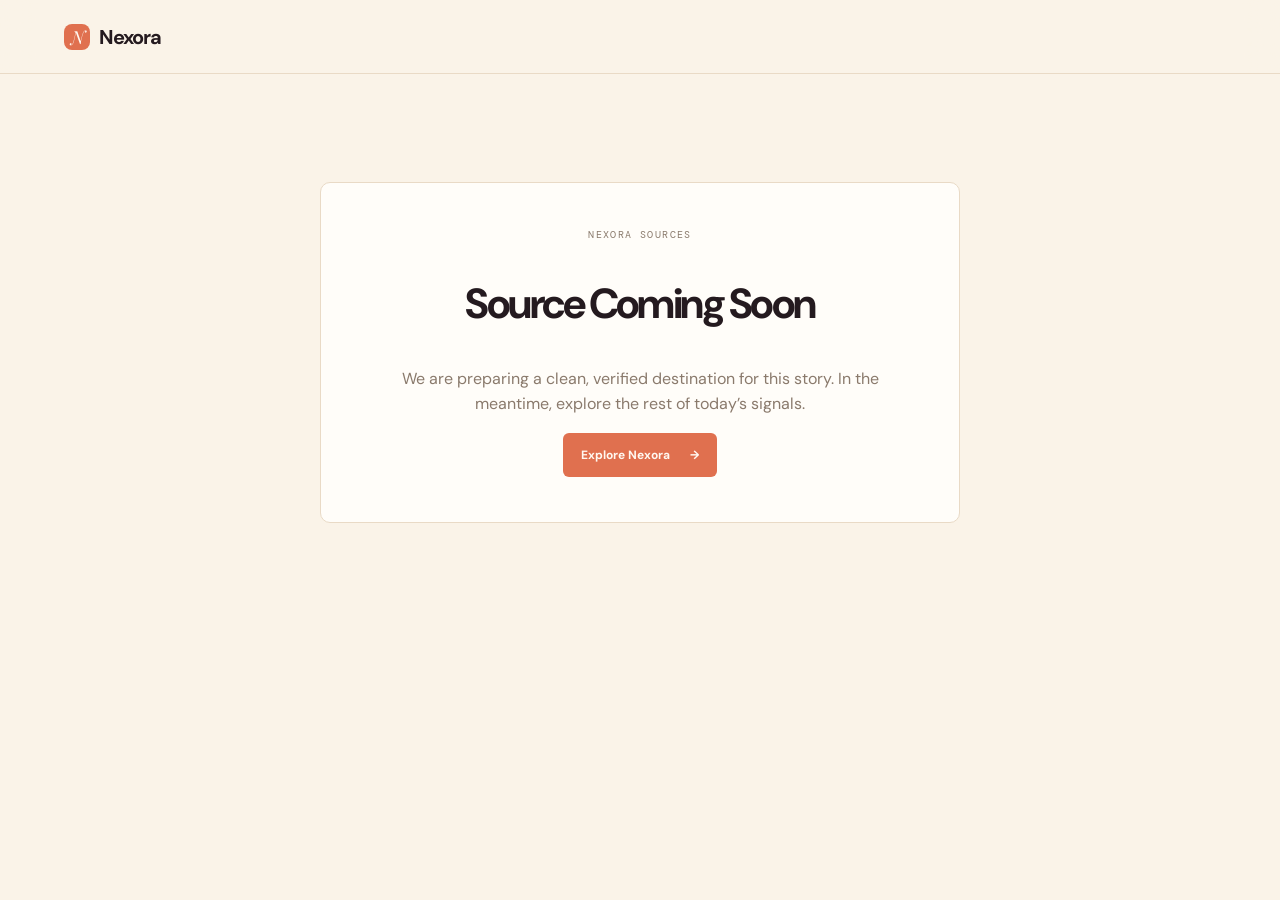
<file: source-coming-soon.html>
<!doctype html><html lang="en"><head><meta charset="utf-8"><script>try{var s=JSON.parse(localStorage.getItem('nexoraSettings')||'{}');var t=s.theme;if(t==='light')t='ivory-coral';if(t==='dark')t='obsidian';if(!t)t='ivory-coral';document.documentElement.setAttribute('data-theme',t);}catch(e){}</script><meta name="viewport" content="width=device-width,initial-scale=1"><title>Source Coming Soon — Nexora</title><link rel="preconnect" href="https://fonts.googleapis.com"><link rel="preconnect" href="https://fonts.gstatic.com" crossorigin><link href="https://fonts.googleapis.com/css2?family=DM+Mono:wght@400;500&family=DM+Sans:opsz,wght@9..40,400;9..40,500;9..40,600;9..40,700&family=Playfair+Display:ital,wght@0,600;0,700;1,600&display=swap" rel="stylesheet"><link rel="stylesheet" href="css/styles.css"></head><body><header class="topbar"><a class="brand" href="index.html"><i>N</i>Nexora</a></header><main><section class="source-card"><span class="eyebrow" style="justify-content:center">Nexora sources</span><h1>Source Coming Soon</h1><p>We are preparing a clean, verified destination for this story. In the meantime, explore the rest of today’s signals.</p><a class="button" href="index.html">Explore Nexora <span>→</span></a></section></main></body></html>
</file>
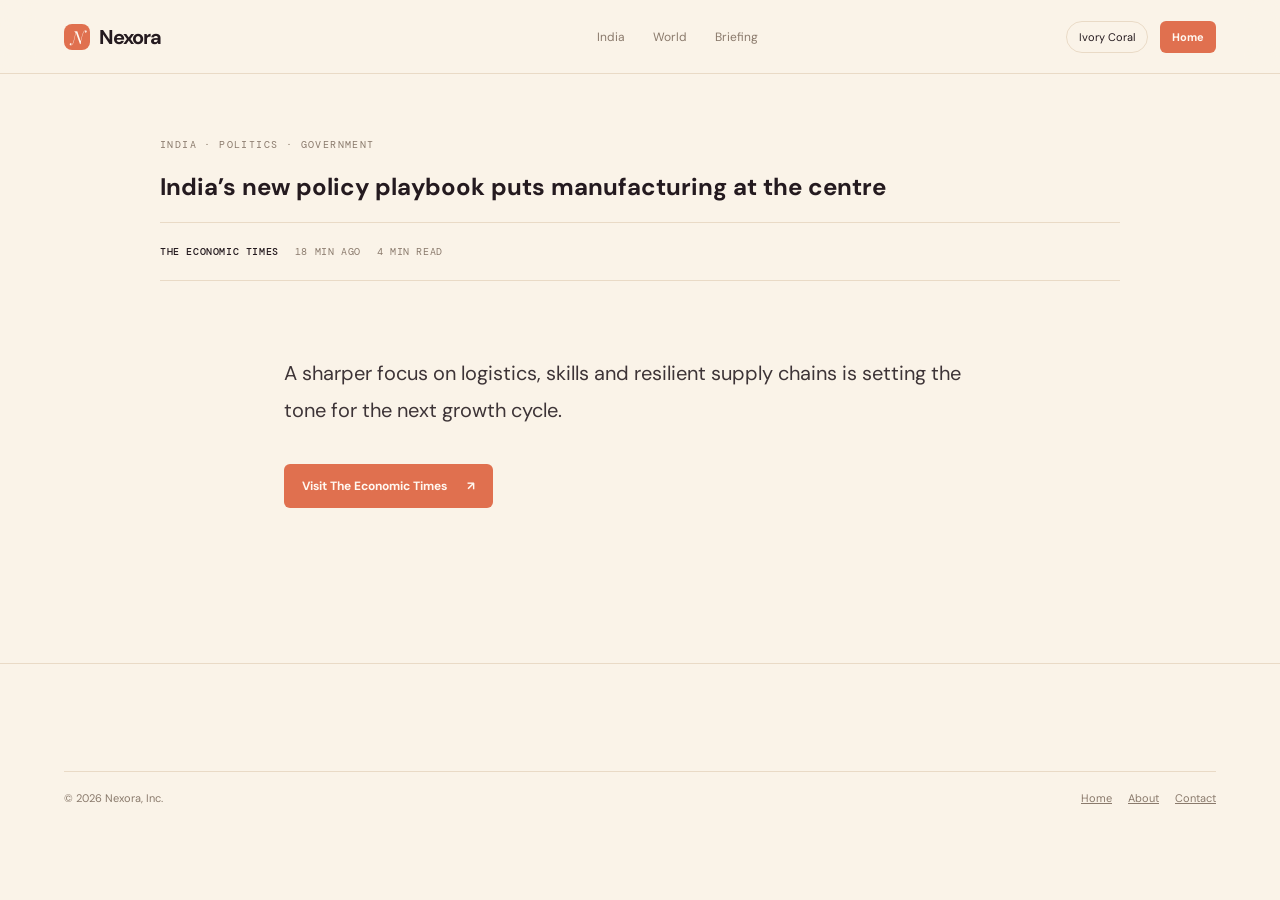
<file: story.html>
<!doctype html>
<html lang="en">
<head>
<meta charset="utf-8">
<script>try{var s=JSON.parse(localStorage.getItem('nexoraSettings')||'{}');var t=s.theme;if(t==='light')t='ivory-coral';if(t==='dark')t='obsidian';if(!t)t='ivory-coral';document.documentElement.setAttribute('data-theme',t);}catch(e){}</script>
<meta name="viewport" content="width=device-width,initial-scale=1">
<title>Nexora — Story</title>
<link rel="preconnect" href="https://fonts.googleapis.com"><link rel="preconnect" href="https://fonts.gstatic.com" crossorigin>
<link href="https://fonts.googleapis.com/css2?family=DM+Mono:wght@400;500&family=DM+Sans:opsz,wght@9..40,400;9..40,500;9..40,600;9..40,700&family=Playfair+Display:ital,wght@0,600;0,700;1,600&display=swap" rel="stylesheet">
<link rel="stylesheet" href="css/styles.css">
</head>
<body>
<header class="topbar">
  <a class="brand" href="index.html"><i>N</i>Nexora</a>
  <nav class="desktop-nav">
    <a href="index.html#india">India</a>
    <a href="index.html#world">World</a>
    <a href="briefing.html">Briefing</a>
  </nav>
  <div class="nav-actions">
    <button class="theme-toggle" aria-pressed="false">Light mode</button>
    <a class="button compact" href="index.html">Home</a>
  </div>
</header>
<main>
  <article class="story-enter">
    <div class="article-hero">
      <span class="eyebrow" id="story-meta"></span>
      <h1 id="story-title"></h1>
      <div class="article-meta-row">
        <span id="story-source-line"></span>
        <span id="story-date"></span>
        <span id="story-read"></span>
      </div>
      <div class="article-media" id="story-media" hidden><img id="story-image" alt=""></div>
    </div>
    <div class="article">
      <p id="story-body"></p>
      <div id="story-source"></div>
    </div>
  </article>
</main>
<footer>
  <div class="footer-bottom">
    <span>© 2026 Nexora, Inc.</span>
    <div><a href="index.html">Home</a><a href="about.html">About</a><a href="contact.html">Contact</a></div>
  </div>
</footer>
<script src="js/data.js"></script>
<script src="js/app.js"></script>
<script src="js/pages.js"></script>
</body>
</html>
</file>
<file: css/styles.css>
/* ============================================================
   NEXORA — Design system & cinematic scroll UI
   Tokens are intentionally kept under the SAME custom-property
   names the rest of the app already reads (--bg, --lime, etc.)
   so no JS has to change to pick up the new palette.
   ============================================================ */

/* ============================================================
   Theme system — 5 palettes on the SAME variable contract every
   component already consumes (--bg, --surface, --lime, etc.), so
   no component rule below has to change to gain new themes.
   Default (:root, no data-theme attribute) = Ivory Coral.
   Switch via html[data-theme="..."], set from js/app.js.
   ============================================================ */
:root{
  /* -- Ivory Coral (default) -- */
  --bg:#faf3e8;          /* warm ivory */
  --bg2:#fffaf3;          /* soft champagne, deeper layer */
  --surface:#fffdf9;
  --surface2:#f4e6d6;     /* soft sand */
  --text:#241a1f;         /* deep charcoal-navy */
  --muted:#8a7a6c;
  --line:#e9dac6;
  --lime:#e0704f;         /* muted coral — primary accent */
  --lime-ink:#fff8f1;     /* text-on-accent */
  --signal-2:#1f7a72;     /* deep teal — secondary accent (technology section) */

  --serif:'Playfair Display',Georgia,serif;
  --sans:'DM Sans',sans-serif;
  --mono:'DM Mono',monospace;

  --persp:1400px;
  font-size:16px;
}
[data-theme="ocean-teal"]{
  --bg:#eef4f3;
  --bg2:#ffffff;
  --surface:#ffffff;
  --surface2:#dfebe8;
  --text:#132428;
  --muted:#5c7278;
  --line:#d3e2df;
  --lime:#2e6f9e;         /* ocean blue */
  --lime-ink:#f3faff;
  --signal-2:#1f9e8f;     /* teal */
}
[data-theme="lavender-sky"]{
  --bg:#f4f1f8;
  --bg2:#ffffff;
  --surface:#fdfbfe;
  --surface2:#e8e0f2;
  --text:#241f38;
  --muted:#766d89;
  --line:#e0d6ee;
  --lime:#8b6fc9;         /* lavender / violet */
  --lime-ink:#faf8ff;
  --signal-2:#4e9bd1;     /* sky blue */
}
[data-theme="sage-gold"]{
  --bg:#f4f5ea;
  --bg2:#ffffff;
  --surface:#fbfcf5;
  --surface2:#e6ecd6;
  --text:#20261a;
  --muted:#6d7660;
  --line:#dce4c9;
  --lime:#c6a23a;         /* champagne gold */
  --lime-ink:#241d09;
  --signal-2:#6b8f5a;     /* sage green */
}
[data-theme="obsidian"]{
  /* the original dark theme, kept as an optional pick rather than the default */
  --bg:#0a0b0d;
  --bg2:#050506;
  --surface:#131419;
  --surface2:#1b1d24;
  --text:#f3f0e8;
  --muted:#8f8b82;
  --line:#26272c;
  --lime:#e3b155;
  --lime-ink:#171106;
  --signal-2:#6fc6ff;
}

*{box-sizing:border-box}
html{scroll-behavior:smooth}
html,body{overflow-x:clip}
body{margin:0;background:var(--bg);color:var(--text);font-family:var(--sans);transition:background-color .3s ease,color .3s ease}
/* smooth, subtle theme swaps across the UI's most visible surfaces */
.topbar,.menu-drawer,.search-dialog,.story-card,.featured-card,.ledger-row,.feed-row,
.button,footer,.split-title,.card-art i,.setting,.result,.form input,.form textarea,
.form select,.theme-swatch{transition:background-color .3s ease,border-color .3s ease,color .3s ease,box-shadow .3s ease}
a{color:inherit}
button{font:inherit}
img{max-width:100%;display:block}
::selection{background:var(--lime);color:var(--lime-ink)}

/* ------------------------------------------------------------
   Loader
   ------------------------------------------------------------ */
.loader{position:fixed;inset:0;z-index:99;display:grid;place-items:center;background:var(--bg);transition:opacity .5s ease,visibility .5s ease}
.loader span{display:grid;place-items:center;width:54px;height:54px;background:var(--lime);border-radius:16px;color:var(--lime-ink);font:italic 36px var(--serif);animation:float 1.1s ease-in-out infinite alternate}
.loader.done{opacity:0;visibility:hidden}

/* ------------------------------------------------------------
   Topbar / navigation
   ------------------------------------------------------------ */
.topbar{height:74px;position:sticky;top:0;z-index:40;display:flex;align-items:center;justify-content:space-between;padding:0 clamp(20px,5vw,78px);border-bottom:1px solid var(--line);background:color-mix(in srgb,var(--bg) 80%,transparent);backdrop-filter:blur(16px);-webkit-backdrop-filter:blur(16px)}
.brand{display:inline-flex;align-items:center;gap:9px;text-decoration:none;font-weight:700;font-size:20px;letter-spacing:-.05em}
.brand i{display:grid;place-items:center;width:26px;height:26px;background:var(--lime);color:var(--lime-ink);border-radius:8px;font:italic 18px var(--serif);font-style:italic}
.text-logo{font-family:Georgia,serif;font-size:21px;letter-spacing:.14em}
.desktop-nav{display:flex;gap:28px;margin-left:10vw}
.desktop-nav a,.signin-link{font-size:12px;color:var(--muted);text-decoration:none;transition:color .2s}
.desktop-nav a:hover,.signin-link:hover{color:var(--text)}
.classic-bar{gap:25px}
.classic-nav{display:flex;align-items:center;gap:20px}
.classic-nav a{font-size:12px;text-decoration:none;color:var(--muted);position:relative;padding:8px 0;transition:color .2s}
.classic-nav a:after{content:'';position:absolute;left:0;bottom:4px;width:0;height:1px;background:var(--lime);transition:width .25s}
.classic-nav a:hover{color:var(--text)}
.classic-nav a:hover:after{width:100%}
.nav-actions{display:flex;align-items:center;gap:12px}
.icon-button{display:grid;place-items:center;border:0;border-radius:50%;background:transparent;color:var(--text);width:36px;height:36px;cursor:pointer;font-size:22px;transition:background .2s}
.icon-button:hover{background:var(--surface2)}
.theme-toggle{width:auto;height:auto;padding:8px 12px;border:1px solid var(--line);border-radius:30px;background:transparent;color:var(--text);font-size:11px;cursor:pointer;transition:.2s}
.theme-toggle:hover{border-color:var(--lime);color:var(--lime)}
.menu-toggle{flex-direction:column;gap:5px}
.menu-toggle span{width:16px;height:1px;background:currentColor}
.live{display:flex;gap:7px;align-items:center;color:var(--muted);font:10px var(--mono);text-transform:uppercase;letter-spacing:.1em}

/* ------------------------------------------------------------
   Shared typography bits
   ------------------------------------------------------------ */
.eyebrow{display:flex;align-items:center;gap:9px;color:var(--muted);font:10px var(--mono);text-transform:uppercase;letter-spacing:.14em}
.eyebrow b,.live b{width:6px;height:6px;flex:none;background:var(--lime);border-radius:50%;box-shadow:0 0 0 4px color-mix(in srgb,var(--lime) 14%,transparent)}
.eyebrow.live-pulse b{animation:pulse 1.8s ease-in-out infinite}
em{font-family:var(--serif);font-weight:600;font-style:italic}
.button{display:inline-flex;align-items:center;gap:20px;background:var(--lime);color:var(--lime-ink);padding:14px 18px;border-radius:6px;text-decoration:none;font-size:12px;font-weight:700;border:0;cursor:pointer;transition:transform .25s ease,box-shadow .25s ease}
.button:hover{transform:translateY(-2px);box-shadow:0 10px 24px color-mix(in srgb,var(--lime) 25%,transparent)}
.button.compact{padding:9px 12px;font-size:11px}
.text-link{font-size:12px;text-decoration:none;font-weight:700;color:var(--text)}
button.text-link{border:0;background:transparent;padding:0;cursor:pointer;font-family:var(--sans)}
.text-link span{color:var(--lime);margin-left:5px;transition:margin .2s}
.text-link:hover span{margin-left:9px}

/* ------------------------------------------------------------
   Menu drawer / search overlay
   ------------------------------------------------------------ */
.modal-open{overflow:hidden}
.menu-drawer{position:fixed;z-index:65;top:0;right:0;bottom:0;width:min(390px,92vw);padding:24px 28px;background:var(--surface);transform:translateX(101%);transition:transform .4s cubic-bezier(.16,1,.3,1);display:flex;flex-direction:column;border-left:1px solid var(--line)}
.menu-drawer.open{transform:translateX(0)}
.drawer-head{display:flex;justify-content:space-between;align-items:center}
.menu-drawer nav{display:flex;flex-direction:column;gap:4px;margin-top:55px}
.menu-drawer nav a{font-size:clamp(24px,4vw,34px);letter-spacing:-.05em;text-decoration:none;padding:8px 0;border-bottom:1px solid var(--line);color:var(--text);transition:color .2s}
.menu-drawer nav a:hover{color:var(--lime)}
.menu-drawer>p{margin-top:auto;color:var(--muted);font-size:18px;line-height:1.1}
.drawer-shade{position:fixed;inset:0;z-index:60;background:#000a;opacity:0;visibility:hidden;transition:.3s}
.drawer-shade.show{opacity:1;visibility:visible}

.search-overlay{position:fixed;inset:0;z-index:70;display:grid;place-items:start center;padding-top:13vh;background:#000a;backdrop-filter:blur(10px)}
.search-overlay[hidden]{display:none!important}
.search-dialog{position:relative;width:min(660px,calc(100% - 34px));padding:32px;background:var(--surface);border:1px solid var(--line);box-shadow:0 30px 70px #000}
.close-search{position:absolute;right:13px;top:12px}
.search-dialog input{width:100%;border:0;border-bottom:1px solid var(--line);background:transparent;outline:0;color:var(--text);padding:20px 0 14px;font:24px var(--sans);letter-spacing:-.04em}
.search-results{padding-top:14px;color:var(--muted);font-size:12px}
.result{display:grid;grid-template-columns:90px 1fr 20px;gap:10px;align-items:center;padding:14px 0;border-bottom:1px solid var(--line);text-decoration:none}
.result span{color:var(--lime);font:9px var(--mono);text-transform:uppercase}
.result b{font-size:14px;color:var(--text)}
.result i{font-style:normal;color:var(--lime)}
.no-results{display:flex;flex-direction:column;gap:6px;padding:30px 0;text-align:center}
.no-results b{color:var(--text)}

/* ------------------------------------------------------------
   Scroll-driven scene system
   Every [data-scene] gets a JS-computed --p (0..1) custom
   property. All motion math below is expressed with calc()
   so the browser compositor (not JS) does the animating.
   ------------------------------------------------------------ */
main{position:relative}
.scene{position:relative;isolation:isolate}
[data-reveal]{opacity:0;transform:translate3d(0,46px,0) scale(.97);transition:opacity .9s cubic-bezier(.16,1,.3,1),transform .9s cubic-bezier(.16,1,.3,1)}
[data-reveal].in-view{opacity:1;transform:none}
.section-head{max-width:1500px;margin:0 auto;padding:96px clamp(20px,5vw,78px) 0;display:flex;justify-content:space-between;align-items:end;gap:20px;margin-bottom:34px}
.featured-panel,.story-stack,.ledger,.culture-grid,.feed-list{padding-bottom:96px}
.section-head h2{font-size:clamp(30px,3.2vw,46px);letter-spacing:-.06em;margin:10px 0 0;line-height:1.02}

/* ---- Hero ---- */
.hero-scene{height:170vh}
@media(max-width:760px){.hero-scene{height:128vh}}
.scene-pin{position:sticky;top:0;height:100vh;overflow:hidden;display:flex;flex-direction:column;justify-content:center;border-bottom:1px solid var(--line)}
.hero-pin{padding:90px clamp(20px,11vw,170px) 0}
.hero-field{position:absolute;inset:0;z-index:0;perspective:var(--persp)}
.hero-grid{position:absolute;inset:-10%;background-image:linear-gradient(color-mix(in srgb,var(--line) 70%,transparent) 1px,transparent 1px),linear-gradient(90deg,color-mix(in srgb,var(--line) 70%,transparent) 1px,transparent 1px);background-size:64px 64px;opacity:calc(.35 - var(--p,0)*.25);transform:translate3d(0,calc(var(--p,0)*-40px),0);mask-image:radial-gradient(circle at 68% 38%,#000 0%,transparent 68%)}
.signal-lens{position:absolute;right:6%;top:50%;width:min(38vw,480px);aspect-ratio:1;transform-style:preserve-3d;transform:translateY(-50%) translate3d(0,calc(var(--p,0)*-30px),calc(var(--p,0)*-260px)) rotateX(58deg) rotateZ(calc(var(--p,0)*70deg)) scale(calc(1 - var(--p,0)*.22));opacity:calc(1 - var(--p,0)*1.1);transition:opacity .1s linear}
.signal-lens .ring{position:absolute;inset:0;border-radius:50%;border:1px solid color-mix(in srgb,var(--lime) 55%,transparent)}
.signal-lens .ring-2{inset:15%;border-color:color-mix(in srgb,var(--lime) 35%,transparent);animation:spin 34s linear infinite}
.signal-lens .ring-3{inset:30%;border-color:color-mix(in srgb,var(--lime) 70%,transparent);animation:spin 22s linear infinite reverse}
.signal-lens .ring-1{animation:spin 48s linear infinite}
.signal-lens .lens-core{position:absolute;inset:44%;border-radius:50%;background:radial-gradient(circle at 35% 30%,color-mix(in srgb,var(--lime) 90%,white 10%),var(--lime) 55%,color-mix(in srgb,var(--lime) 40%,#000) 100%);box-shadow:0 0 60px color-mix(in srgb,var(--lime) 45%,transparent)}
.signal-lens .node{position:absolute;font:9px var(--mono);letter-spacing:.1em;text-transform:uppercase;color:var(--text);background:color-mix(in srgb,var(--bg) 70%,transparent);border:1px solid var(--line);padding:5px 9px;border-radius:20px;white-space:nowrap;backdrop-filter:blur(6px)}
.signal-lens .node-india{top:2%;left:50%;transform:translateX(-50%)}
.signal-lens .node-world{right:-8%;top:38%}
.signal-lens .node-tech{bottom:4%;left:14%}
.signal-lens .node-business{left:-10%;top:38%}
.hero-copy{position:relative;z-index:2;max-width:780px;transform:translate3d(0,calc(var(--p,0)*-70px),calc(var(--p,0)*-240px)) scale(calc(1 - var(--p,0)*.12));opacity:calc(1 - var(--p,0)*1.2);filter:blur(calc(var(--p,0)*5px))}
.hero-copy h1{font-size:clamp(52px,7.6vw,112px);line-height:.94;letter-spacing:-.07em;margin:22px 0}
.hero-copy p{max-width:510px;color:var(--muted);font-size:17px;line-height:1.65}
.hero-actions{display:flex;gap:28px;align-items:center;margin-top:34px;flex-wrap:wrap}
.hero-meta{position:relative;z-index:2;margin-top:auto;padding:22px clamp(20px,11vw,170px) 26px;display:flex;justify-content:space-between;align-items:center;border-top:1px solid var(--line);color:#77736c;font:10px var(--mono);text-transform:uppercase;opacity:calc(1 - var(--p,0)*1.4)}
.hero-meta strong{color:var(--muted);font-weight:400}
.hero-meta .scroll-cue{display:flex;align-items:center;gap:8px}
.hero-meta .scroll-cue i{width:1px;height:16px;background:var(--lime);display:inline-block;animation:cue 1.6s ease-in-out infinite}

/* ---- Featured / breaking panel ---- */
.section{max-width:1500px;margin:auto;padding:96px clamp(20px,5vw,78px)}
.featured-panel{max-width:1500px;margin:0 auto;padding:0 clamp(20px,5vw,78px)}
.featured-card{position:relative;display:grid;grid-template-columns:1.1fr .9fr;min-height:560px;border:1px solid var(--line);background:var(--surface);overflow:hidden;perspective:var(--persp)}
.featured-media{position:relative;overflow:hidden;background:linear-gradient(135deg,var(--surface2),var(--bg2))}
.featured-media img{position:absolute;inset:0;width:100%;height:100%;object-fit:cover;transform:scale(calc(1 + var(--p,0)*.1)) rotate(calc(var(--p,0)*-1deg));transition:transform .1s linear}
.featured-media:after{content:'';position:absolute;inset:0;background:linear-gradient(0deg,#000 0%,transparent 45%)}
.featured-copy{padding:clamp(28px,4vw,58px);display:flex;flex-direction:column;justify-content:center;gap:18px}
.featured-copy h3{font-size:clamp(26px,3vw,42px);line-height:1.04;letter-spacing:-.045em;margin:0}
.featured-copy p{color:var(--muted);font-size:16px;line-height:1.65;margin:0}
.featured-meta{display:flex;gap:14px;flex-wrap:wrap;color:var(--muted);font:10px var(--mono);text-transform:uppercase;letter-spacing:.06em}
.featured-meta span{color:var(--lime)}
.featured-copy .button{align-self:flex-start;margin-top:6px}

/* ---- Story card (shared across Latest / India / World / Business fallback / Culture) ---- */
.story-grid{display:grid;grid-template-columns:repeat(4,1fr);gap:15px}
.story-card{min-width:0;position:relative;background:var(--surface);border:1px solid var(--line);transition:transform .35s cubic-bezier(.16,1,.3,1),border-color .28s,box-shadow .28s;overflow:hidden}
.story-card:hover,.story-card:focus-within{transform:translateY(-6px);border-color:color-mix(in srgb,var(--text) 30%,var(--line));box-shadow:0 24px 40px #0006}
.card-link{position:absolute;inset:0;z-index:1}
.card-art{height:150px;position:relative;padding:14px;overflow:hidden;background:linear-gradient(135deg,#50604d,#18221d)}
.card-art img{position:absolute;inset:0;width:100%;height:100%;object-fit:cover}
.card-art span{position:relative;z-index:1;color:var(--lime-ink);background:var(--lime);border-radius:3px;padding:5px 7px;font:9px var(--mono);text-transform:uppercase}
.card-art i{position:absolute;width:180px;height:180px;right:-40px;bottom:-110px;border:20px solid color-mix(in srgb,var(--lime) 45%,transparent);border-radius:50%;transition:transform .4s}
.story-card:hover .card-art i{transform:scale(1.15) rotate(15deg)}
.tone-gold .card-art{background:linear-gradient(135deg,#806827,#292213)}
.tone-blue .card-art{background:linear-gradient(135deg,#274d65,#15212b)}
.tone-coral .card-art{background:linear-gradient(135deg,#75413b,#2a1919)}
.tone-green .card-art{background:linear-gradient(135deg,#29503b,#162920)}
.tone-violet .card-art{background:linear-gradient(135deg,#4a3d73,#201a31)}
.tone-pink .card-art{background:linear-gradient(135deg,#713d70,#291b2b)}
.tone-orange .card-art{background:linear-gradient(135deg,#824b23,#2a1b13)}
.tone-lavender .card-art{background:linear-gradient(135deg,#5e5e8f,#22243a)}
.tone-india .card-art{background:linear-gradient(135deg,#7a5a1e,#241c0d)}
.tone-world .card-art{background:linear-gradient(135deg,#215169,#0f1c25)}
.tone-tech .card-art{background:linear-gradient(135deg,#1c4a52,#0c1a1d)}
.tone-business .card-art{background:linear-gradient(135deg,#2b5231,#101d13)}
.card-copy{padding:18px}
.story-meta,.card-bottom{display:flex;justify-content:space-between;gap:8px;color:var(--muted);font:9px var(--mono);text-transform:uppercase;letter-spacing:.03em}
.story-meta span:first-child{color:var(--lime)}
.card-copy h3{font-size:18px;line-height:1.14;letter-spacing:-.03em;margin:14px 0 10px;color:var(--text)}
.card-copy p{font-size:12px;line-height:1.55;color:var(--muted);margin:0 0 20px}
.card-bottom{align-items:center;border-top:1px solid var(--line);padding-top:12px;font-size:8px}
.card-bottom>span{max-width:72%;white-space:nowrap;overflow:hidden;text-overflow:ellipsis}
.action{position:relative;z-index:2;border:0;background:transparent;color:var(--muted);cursor:pointer;font-size:15px;padding:0 2px;transition:color .2s}
.action:hover,.action.saved{color:var(--lime)}

/* ---- Latest stories : fanned 3D stack ---- */
.story-stack{max-width:1500px;margin:0 auto;padding:0 clamp(20px,5vw,78px);display:grid;grid-template-columns:repeat(4,1fr);gap:20px;perspective:var(--persp)}
.story-stack .story-card{transform-style:preserve-3d}
.story-stack .story-card:nth-child(4n+2){transform:translateY(22px) rotate(-1.1deg)}
.story-stack .story-card:nth-child(4n+3){transform:translateY(-10px) rotate(.8deg)}
.story-stack .story-card:nth-child(4n+4){transform:translateY(14px) rotate(-.5deg)}
.story-stack .story-card:hover{transform:translateY(-8px) rotate(0deg) scale(1.015)}
.story-stack [data-reveal]:nth-child(1){transition-delay:0ms}
.story-stack [data-reveal]:nth-child(2){transition-delay:80ms}
.story-stack [data-reveal]:nth-child(3){transition-delay:160ms}
.story-stack [data-reveal]:nth-child(4){transition-delay:240ms}
.story-stack [data-reveal]:nth-child(5){transition-delay:320ms}
.story-stack [data-reveal]:nth-child(6){transition-delay:400ms}
.story-stack [data-reveal]:nth-child(7){transition-delay:480ms}
.story-stack [data-reveal]:nth-child(8){transition-delay:560ms}

/* ---- Split scene: sticky editorial title + grid (India / World / Technology) ---- */
.split-scene{max-width:1500px;margin:0 auto;padding:96px clamp(20px,5vw,78px);display:grid;grid-template-columns:360px 1fr;gap:56px}
.split-title{position:sticky;top:110px;align-self:start;height:fit-content}
.split-title .index-mark{display:block;font:12px var(--mono);color:var(--lime);letter-spacing:.1em;margin-bottom:14px}
.split-title h2{font-size:clamp(32px,3.4vw,50px);letter-spacing:-.055em;line-height:1.02;margin:12px 0 16px}
.split-title p{color:var(--muted);font-size:14px;line-height:1.6;max-width:320px;margin:0 0 22px}
.split-scene.reverse{grid-template-columns:1fr 360px}
.split-scene.reverse .split-title{order:2}
.split-scene .story-grid{grid-template-columns:repeat(2,1fr)}

/* Technology: glass + glow modifier */
.tech-scene{background:radial-gradient(ellipse 70% 55% at 78% 15%,color-mix(in srgb,var(--signal-2) 10%,transparent),transparent),var(--bg2)}
.tech-scene .split-title{padding:22px;border:1px solid color-mix(in srgb,var(--signal-2) 30%,var(--line));border-radius:14px;background:color-mix(in srgb,var(--surface) 70%,transparent);backdrop-filter:blur(14px)}
.tech-scene .split-title .index-mark{color:var(--signal-2)}
.tech-scene .story-card{background:color-mix(in srgb,var(--surface) 82%,transparent);border-color:color-mix(in srgb,var(--signal-2) 22%,var(--line));backdrop-filter:blur(10px)}
.tech-scene .story-card:hover{border-color:var(--signal-2);box-shadow:0 0 0 1px color-mix(in srgb,var(--signal-2) 40%,transparent),0 24px 44px #0007}
.tech-scene .tone-tech .card-art,.tech-scene .card-art{background:linear-gradient(135deg,#173241,#0a1418)}
.tech-scene .card-art span{background:var(--signal-2);color:#04121a}
.tech-scene .story-meta span:first-child{color:var(--signal-2)}

/* ---- Business: ledger rows ---- */
.ledger{max-width:1500px;margin:0 auto;padding:0 clamp(20px,5vw,78px);border-top:1px solid var(--line)}
.ledger-row{position:relative;display:grid;grid-template-columns:56px 1fr auto;align-items:center;gap:24px;padding:26px 0;border-bottom:1px solid var(--line)}
.ledger-row .row-index{font:12px var(--mono);color:var(--lime)}
.ledger-row h3{font-size:clamp(18px,2vw,26px);letter-spacing:-.03em;margin:0;line-height:1.2;color:var(--text)}
.ledger-row .row-copy{display:flex;flex-direction:column;gap:8px}
.ledger-row .row-meta{display:flex;gap:12px;color:var(--muted);font:9px var(--mono);text-transform:uppercase;letter-spacing:.05em}
.ledger-row .row-thumb{width:96px;height:64px;border-radius:6px;overflow:hidden;background:linear-gradient(135deg,#2b5231,#101d13);flex:none;opacity:0;transform:translateX(12px) scale(.9);transition:opacity .35s ease,transform .35s ease}
.ledger-row .row-thumb img{width:100%;height:100%;object-fit:cover}
.ledger-row:hover .row-thumb{opacity:1;transform:translateX(0) scale(1)}
.ledger-row a.row-link{position:absolute;inset:0}

/* ---- Culture: offset masonry ---- */
.culture-grid{max-width:1500px;margin:0 auto;padding:0 clamp(20px,5vw,78px);display:grid;grid-template-columns:repeat(4,1fr);gap:20px}
.culture-grid .story-card:nth-child(even){transform:translateY(30px) rotate(-1deg)}
.culture-grid .story-card:nth-child(3n){transform:translateY(-14px) rotate(1deg)}
.culture-grid .story-card:hover{transform:translateY(-8px) rotate(0deg)}

/* ---- Live RSS feed : wire ticker ---- */
.feed-list{max-width:1100px;margin:0 auto;padding:0 clamp(20px,5vw,78px);display:flex;flex-direction:column}
.feed-row{position:relative;display:grid;grid-template-columns:90px 1fr auto;gap:18px;align-items:baseline;padding:18px 0;border-bottom:1px solid var(--line)}
.feed-row time{font:9px var(--mono);color:var(--muted);text-transform:uppercase}
.feed-row .feed-title{font-size:15px;letter-spacing:-.015em;color:var(--text)}
.feed-row .feed-source{font:9px var(--mono);color:var(--lime);text-transform:uppercase;letter-spacing:.05em;white-space:nowrap}
.feed-row a.row-link{position:absolute;inset:0}
.feed-row:hover .feed-title{color:var(--lime)}

/* ---- Closing editorial ---- */
.closing-scene{padding:150px clamp(20px,5vw,78px);text-align:center;border-top:1px solid var(--line)}
.closing-line{font-family:var(--serif);font-size:clamp(30px,4.4vw,64px);letter-spacing:-.03em;line-height:1.14;max-width:820px;margin:0 auto}

/* ------------------------------------------------------------
   Footer
   ------------------------------------------------------------ */
footer{max-width:1500px;margin:auto;border-top:1px solid var(--line);padding:57px clamp(20px,5vw,78px) 24px}
.footer-brand p{font-size:19px;line-height:1.1;letter-spacing:-.04em;margin:20px 0 50px;color:var(--muted)}
.footer-links{display:flex;justify-content:end;gap:68px;margin-top:-110px}
.footer-links div{display:flex;flex-direction:column;gap:9px;min-width:100px}
.footer-links span{color:#77736c;font:9px var(--mono);text-transform:uppercase;letter-spacing:.1em;margin-bottom:6px}
.footer-links a,.footer-bottom{font-size:11px;color:var(--muted);text-decoration:none}
.footer-links a:hover,.footer-bottom a:hover{color:var(--text)}
.footer-bottom{display:flex;justify-content:space-between;border-top:1px solid var(--line);padding-top:19px;margin-top:50px}
.footer-bottom div{display:flex;gap:16px}

/* ------------------------------------------------------------
   Category pills (used on homepage strip + category.html)
   ------------------------------------------------------------ */
.categories{border-top:1px solid var(--line);text-align:center;padding:80px clamp(20px,5vw,78px) 96px}
.categories .eyebrow{justify-content:center}
.categories h2{font-size:clamp(28px,3.6vw,44px);margin:16px 0 30px;letter-spacing:-.05em}
.category-pills{display:flex;justify-content:center;gap:9px;flex-wrap:wrap}
.category-pills a{padding:10px 16px;border:1px solid var(--line);border-radius:30px;text-decoration:none;font:11px var(--mono);color:var(--muted);transition:.2s}
.category-pills a:hover{background:var(--text);color:var(--bg);border-color:var(--text)}

/* ------------------------------------------------------------
   Article / story page
   ------------------------------------------------------------ */
.article-hero{max-width:1040px;margin:0 auto;padding:64px clamp(20px,5vw,40px) 0}
.article-media{margin-top:34px;border-radius:10px;overflow:hidden;aspect-ratio:16/8;background:linear-gradient(135deg,var(--surface2),var(--bg2));position:relative}
.article-media img{position:absolute;inset:0;width:100%;height:100%;object-fit:cover}
.article-media[hidden]{display:none}
.article{max-width:760px;margin:auto;padding:46px 24px 120px}
.article h1{font-size:clamp(38px,5.6vw,68px);letter-spacing:-.055em;line-height:.98;margin:20px 0}
.article .dek{font-size:20px;line-height:1.6;color:var(--muted);margin:0 0 28px;max-width:720px}
.article-meta-row{display:flex;flex-wrap:wrap;align-items:center;gap:16px;padding:22px 0;margin-bottom:8px;border-top:1px solid var(--line);border-bottom:1px solid var(--line);font:10px var(--mono);text-transform:uppercase;letter-spacing:.06em;color:var(--muted)}
.article-meta-row strong{color:var(--text);font-weight:500}
.article #story-source{margin:35px 0}
.article p{color:var(--text);opacity:.88;font-size:20px;line-height:1.85}
.article h2{font-size:29px;letter-spacing:-.05em;margin-top:52px;color:var(--text)}
.highlights{padding:25px;background:var(--surface);border:1px solid var(--line);border-radius:8px}
.highlights li{padding:8px 0;color:var(--muted);line-height:1.5}

/* ------------------------------------------------------------
   Category / generic page hero + misc pages
   ------------------------------------------------------------ */
.page-hero{max-width:1000px;margin:auto;padding:130px clamp(20px,8vw,110px) 70px;border-bottom:1px solid var(--line)}
.page-hero h1{font-size:clamp(48px,7vw,90px);letter-spacing:-.075em;line-height:.95;margin:18px 0}
.page-hero p{max-width:580px;color:var(--muted);line-height:1.6;font-size:16px}
.form{display:grid;gap:16px;max-width:650px}
.form label{display:grid;gap:7px;color:var(--muted);font-size:12px}
.form input,.form textarea,.form select{background:var(--surface);border:1px solid var(--line);padding:13px;color:var(--text);font:14px var(--sans);border-radius:6px}
.form textarea{min-height:140px;resize:vertical}
.form-note{color:var(--muted);font-size:12px}
.settings-list{display:grid;gap:23px;max-width:670px}
.setting{display:flex;justify-content:space-between;gap:25px;align-items:center;border-bottom:1px solid var(--line);padding-bottom:20px}
.setting p{margin:4px 0 0;font-size:12px;color:var(--muted)}
.setting select{background:var(--surface);border:1px solid var(--line);color:var(--text);padding:9px 11px;border-radius:6px}
.theme-swatches{display:flex;gap:10px;flex-wrap:wrap}
.theme-swatch{display:flex;align-items:center;gap:8px;border:1px solid var(--line);background:var(--surface);border-radius:30px;padding:5px 12px 5px 5px;cursor:pointer;font:11px var(--sans);color:var(--muted)}
.theme-swatch i{width:20px;height:20px;border-radius:50%;flex:none;border:1px solid #0002}
.theme-swatch[data-theme="ivory-coral"] i{background:linear-gradient(135deg,#faf3e8,#e0704f)}
.theme-swatch[data-theme="ocean-teal"] i{background:linear-gradient(135deg,#eef4f3,#2e6f9e)}
.theme-swatch[data-theme="lavender-sky"] i{background:linear-gradient(135deg,#f4f1f8,#8b6fc9)}
.theme-swatch[data-theme="sage-gold"] i{background:linear-gradient(135deg,#f4f5ea,#c6a23a)}
.theme-swatch[data-theme="obsidian"] i{background:linear-gradient(135deg,#0a0b0d,#e3b155)}
.theme-swatch.active{border-color:var(--text);color:var(--text)}
.not-found{text-align:center;padding:20vh 20px}
.not-found h1{font-size:clamp(90px,18vw,180px);line-height:.8;margin:20px}
.source-card{max-width:640px;margin:12vh auto;padding:45px;background:var(--surface);border:1px solid var(--line);text-align:center;border-radius:10px}
.source-card h1{font-size:42px;letter-spacing:-.06em}
.source-card p{color:var(--muted);line-height:1.6}

/* ------------------------------------------------------------
   Motion & progressive enhancement
   ------------------------------------------------------------ */
@keyframes float{to{transform:translateY(-10px) rotate(5deg)}}
@keyframes storyIn{from{opacity:0;transform:translateY(18px)}to{opacity:1;transform:none}}
.story-enter{animation:storyIn .8s cubic-bezier(.16,1,.3,1) both}
@keyframes spin{to{transform:rotate(360deg)}}
@keyframes pulse{0%,100%{opacity:1}50%{opacity:.25}}
@keyframes cue{0%,100%{transform:translateY(0);opacity:.3}50%{transform:translateY(6px);opacity:1}}

@view-transition{navigation:auto}

@media(prefers-reduced-motion:reduce){
  html{scroll-behavior:auto}
  .hero-scene{height:auto}
  .scene-pin{position:relative;top:auto;height:auto;padding-top:60px;padding-bottom:60px}
  .hero-copy,.hero-grid,.hero-meta,.signal-lens,.featured-media img{transform:none!important;opacity:1!important;filter:none!important}
  [data-reveal]{opacity:1;transform:none;transition:none}
  .split-title{position:relative;top:auto}
  .signal-lens .ring-1,.signal-lens .ring-2,.signal-lens .ring-3,.eyebrow.live-pulse b{animation:none}
  .story-enter{animation:none}
}

/* ------------------------------------------------------------
   Responsive
   ------------------------------------------------------------ */
@media(max-width:1080px){
  .split-scene,.split-scene.reverse{grid-template-columns:1fr}
  .split-title{position:relative;top:auto;padding-bottom:28px}
  .split-scene.reverse .split-title{order:0}
  .story-stack{grid-template-columns:repeat(2,1fr)}
  .culture-grid{grid-template-columns:repeat(2,1fr)}
  .featured-card{grid-template-columns:1fr}
  .featured-media{aspect-ratio:16/9}
}
@media(max-width:900px){
  .desktop-nav,.signin-link,.button.compact{display:none}
  .story-grid{grid-template-columns:repeat(2,1fr)}
  .split-scene .story-grid{grid-template-columns:1fr}
  .footer-links{margin-top:0;justify-content:start}
  .footer-brand p{margin-bottom:38px}
  .signal-lens{right:-6%;opacity:.6}
}
@media(max-width:760px){
  .story-stack .story-card,.culture-grid .story-card{transform:none!important}
  .signal-lens{width:280px;transform:translateY(-50%) rotateX(58deg) scale(calc(1 - var(--p,0)*.15))}
  .hero-copy{transform:translate3d(0,calc(var(--p,0)*-30px),0) scale(1);filter:none}
}
@media(max-width:560px){
  .topbar,.classic-bar{padding:0 16px}
  .live{display:none}
  .hero-pin{padding:70px 22px 0}
  .hero-meta{padding:18px 22px 22px}
  .hero-copy h1{font-size:52px}
  .hero-copy p{font-size:15px}
  .section,.featured-panel,.split-scene,.story-stack,.culture-grid,.ledger,.feed-list,.section-head,.closing-scene{padding-left:18px;padding-right:18px}
  .section{padding-top:64px;padding-bottom:64px}
  .split-scene{padding-top:64px;padding-bottom:64px}
  .section-head{padding-top:64px}
  .featured-panel,.story-stack,.ledger,.culture-grid,.feed-list{padding-bottom:64px}
  .story-grid,.story-stack,.culture-grid{grid-template-columns:1fr}
  .featured-card{min-height:auto}
  .featured-copy{padding:26px}
  .card-art{height:150px}
  .footer-links{display:grid;grid-template-columns:repeat(2,1fr);gap:30px}
  .footer-bottom{flex-wrap:wrap;gap:15px}
  .footer-bottom>span:last-child{display:none}
  .search-dialog{padding:25px}
  .result{grid-template-columns:70px 1fr 15px}
  .page-hero{padding:100px 22px 55px}
  .article{padding:45px 22px 80px}
  .article-hero{padding:54px 18px 0}
  .setting{align-items:flex-start;flex-direction:column;gap:13px}
  .ledger-row{grid-template-columns:32px 1fr}
  .ledger-row .row-thumb{display:none}
  .feed-row{grid-template-columns:1fr;gap:6px}
}
</file>
<file: css/classic.css>
/* Legacy include, kept for pages that still link it.
   Color tokens now live solely in styles.css :root / .light
   so this file only carries the small classic-nav layout
   tweaks that used to live here. Safe to keep or drop. */
@media(max-width:900px){
  /* full link list is already reachable via the menu drawer on mobile */
  .classic-nav a{display:none}
  .classic-nav{gap:8px}
  .theme-toggle{padding:8px 10px;font-size:10px}
  .text-logo{font-size:18px}
}
</file>
<file: css/weather.css>
/* ============================================================
   Nexora — Live Weather module.
   Fully additive: new file, new classes, touches nothing that
   the rest of the site depends on. Reuses the same --bg/--surface/
   --line/--lime/--signal-2 tokens as everything else so it swaps
   correctly across all five themes automatically.
   ============================================================ */

.weather-panel{
  max-width:1500px;margin:0 auto;padding:0 clamp(20px,5vw,78px) 96px;
}
.weather-location-control{display:flex;align-items:center;gap:14px}

/* glass panel, same language as the Technology section */
.weather-card{
  border:1px solid color-mix(in srgb,var(--signal-2) 25%,var(--line));
  background:color-mix(in srgb,var(--surface) 88%,transparent);
  backdrop-filter:blur(14px);-webkit-backdrop-filter:blur(14px);
  border-radius:16px;padding:clamp(22px,3vw,40px);
  box-shadow:0 30px 60px -30px #0004;
}

/* ---- current conditions ---- */
.weather-now{display:flex;flex-wrap:wrap;gap:34px;align-items:center;justify-content:space-between}
.weather-now-main{display:flex;align-items:center;gap:20px}
.weather-icon{width:64px;height:64px;flex:none;color:var(--signal-2)}
.weather-icon svg{width:100%;height:100%}
.weather-temp{font-family:var(--serif);font-size:clamp(48px,6vw,76px);line-height:1;letter-spacing:-.02em}
.weather-unit{font-size:.4em;vertical-align:top;color:var(--muted);margin-left:2px}
.weather-copy{display:flex;flex-direction:column;gap:6px}
.weather-condition{font-size:18px;font-weight:600;letter-spacing:-.01em}
.weather-place{display:flex;align-items:center;gap:10px;color:var(--muted);font:11px var(--mono);text-transform:uppercase;letter-spacing:.06em}
.weather-change-location{border:0;background:transparent;color:var(--lime);cursor:pointer;font:inherit;text-decoration:underline;text-underline-offset:2px;padding:0}

.weather-stats{display:grid;grid-template-columns:repeat(3,1fr);gap:18px 30px}
.weather-stat{display:flex;flex-direction:column;gap:4px;min-width:88px}
.weather-stat span{color:var(--muted);font:9px var(--mono);text-transform:uppercase;letter-spacing:.08em}
.weather-stat b{font-size:18px;font-weight:600;letter-spacing:-.01em}

/* ---- forecast strip ---- */
.weather-forecast{
  display:grid;grid-template-columns:repeat(7,1fr);gap:10px;
  margin-top:30px;padding-top:26px;border-top:1px solid var(--line);
}
.weather-day{
  display:flex;flex-direction:column;align-items:center;gap:8px;
  padding:14px 6px;border-radius:12px;text-align:center;
  transition:background-color .25s ease;
}
.weather-day:hover{background:color-mix(in srgb,var(--signal-2) 8%,transparent)}
.weather-day-name{font:10px var(--mono);text-transform:uppercase;color:var(--muted);letter-spacing:.06em}
.weather-day .weather-icon{width:30px;height:30px;margin:2px 0}
.weather-day-temps{display:flex;gap:6px;font-size:13px}
.weather-day-temps b{font-weight:700}
.weather-day-temps span{color:var(--muted)}
.weather-day-precip{font:9px var(--mono);color:var(--signal-2)}

.weather-footnote{margin-top:22px;color:var(--muted);font:10px var(--mono);text-transform:uppercase;letter-spacing:.05em;display:flex;justify-content:space-between;flex-wrap:wrap;gap:8px}
.weather-footnote a{color:var(--muted)}

/* ---- location search ---- */
.weather-search{margin-top:20px;padding-top:20px;border-top:1px solid var(--line)}
.weather-search input{
  width:100%;background:var(--bg2);border:1px solid var(--line);border-radius:8px;
  padding:12px 14px;color:var(--text);font:14px var(--sans);outline:0;
}
.weather-search input:focus{border-color:var(--signal-2)}
.weather-search-results{display:flex;flex-direction:column;margin-top:8px}
.weather-search-results button{
  display:flex;justify-content:space-between;gap:10px;text-align:left;
  border:0;border-bottom:1px solid var(--line);background:transparent;
  color:var(--text);padding:11px 4px;cursor:pointer;font:13px var(--sans);
}
.weather-search-results button:hover{color:var(--signal-2)}
.weather-search-results button span{color:var(--muted);font-size:11px;white-space:nowrap}
.weather-search-empty{color:var(--muted);font-size:12px;padding:8px 4px}

/* ---- states: loading / error / offline ---- */
.weather-skeleton{display:flex;flex-direction:column;gap:22px}
.weather-skel-row{display:flex;gap:20px;align-items:center}
.weather-skel-block{border-radius:10px;background:linear-gradient(100deg,var(--surface2) 30%,color-mix(in srgb,var(--surface2) 60%,var(--line)) 50%,var(--surface2) 70%);background-size:200% 100%;animation:weatherShimmer 1.6s ease-in-out infinite}
.weather-skel-icon{width:64px;height:64px;border-radius:50%}
.weather-skel-line{height:16px;flex:1;max-width:220px}
.weather-skel-line.short{max-width:120px}
@keyframes weatherShimmer{0%{background-position:200% 0}100%{background-position:-200% 0}}

.weather-error{display:flex;flex-direction:column;align-items:flex-start;gap:12px}
.weather-error p{color:var(--muted);margin:0;font-size:14px;max-width:480px}
.weather-offline-note{margin-top:14px;padding:10px 14px;border-radius:8px;background:color-mix(in srgb,var(--lime) 10%,transparent);border:1px solid color-mix(in srgb,var(--lime) 25%,transparent);font-size:12px;color:var(--muted)}

/* ---- responsive ---- */
@media(max-width:900px){
  .weather-now{gap:22px}
  .weather-stats{grid-template-columns:repeat(2,1fr)}
  .weather-forecast{grid-template-columns:repeat(4,1fr);row-gap:16px}
}
@media(max-width:560px){
  .weather-panel{padding-left:18px;padding-right:18px;padding-bottom:64px}
  .weather-card{padding:20px}
  .weather-now{flex-direction:column;align-items:flex-start}
  .weather-stats{grid-template-columns:repeat(2,1fr);width:100%}
  .weather-forecast{grid-template-columns:repeat(4,1fr)}
  .section-head .weather-location-control{margin-top:10px}
}

@media(prefers-reduced-motion:reduce){
  .weather-skel-block{animation:none;background:var(--surface2)}
  .weather-day{transition:none}
}
</file>
